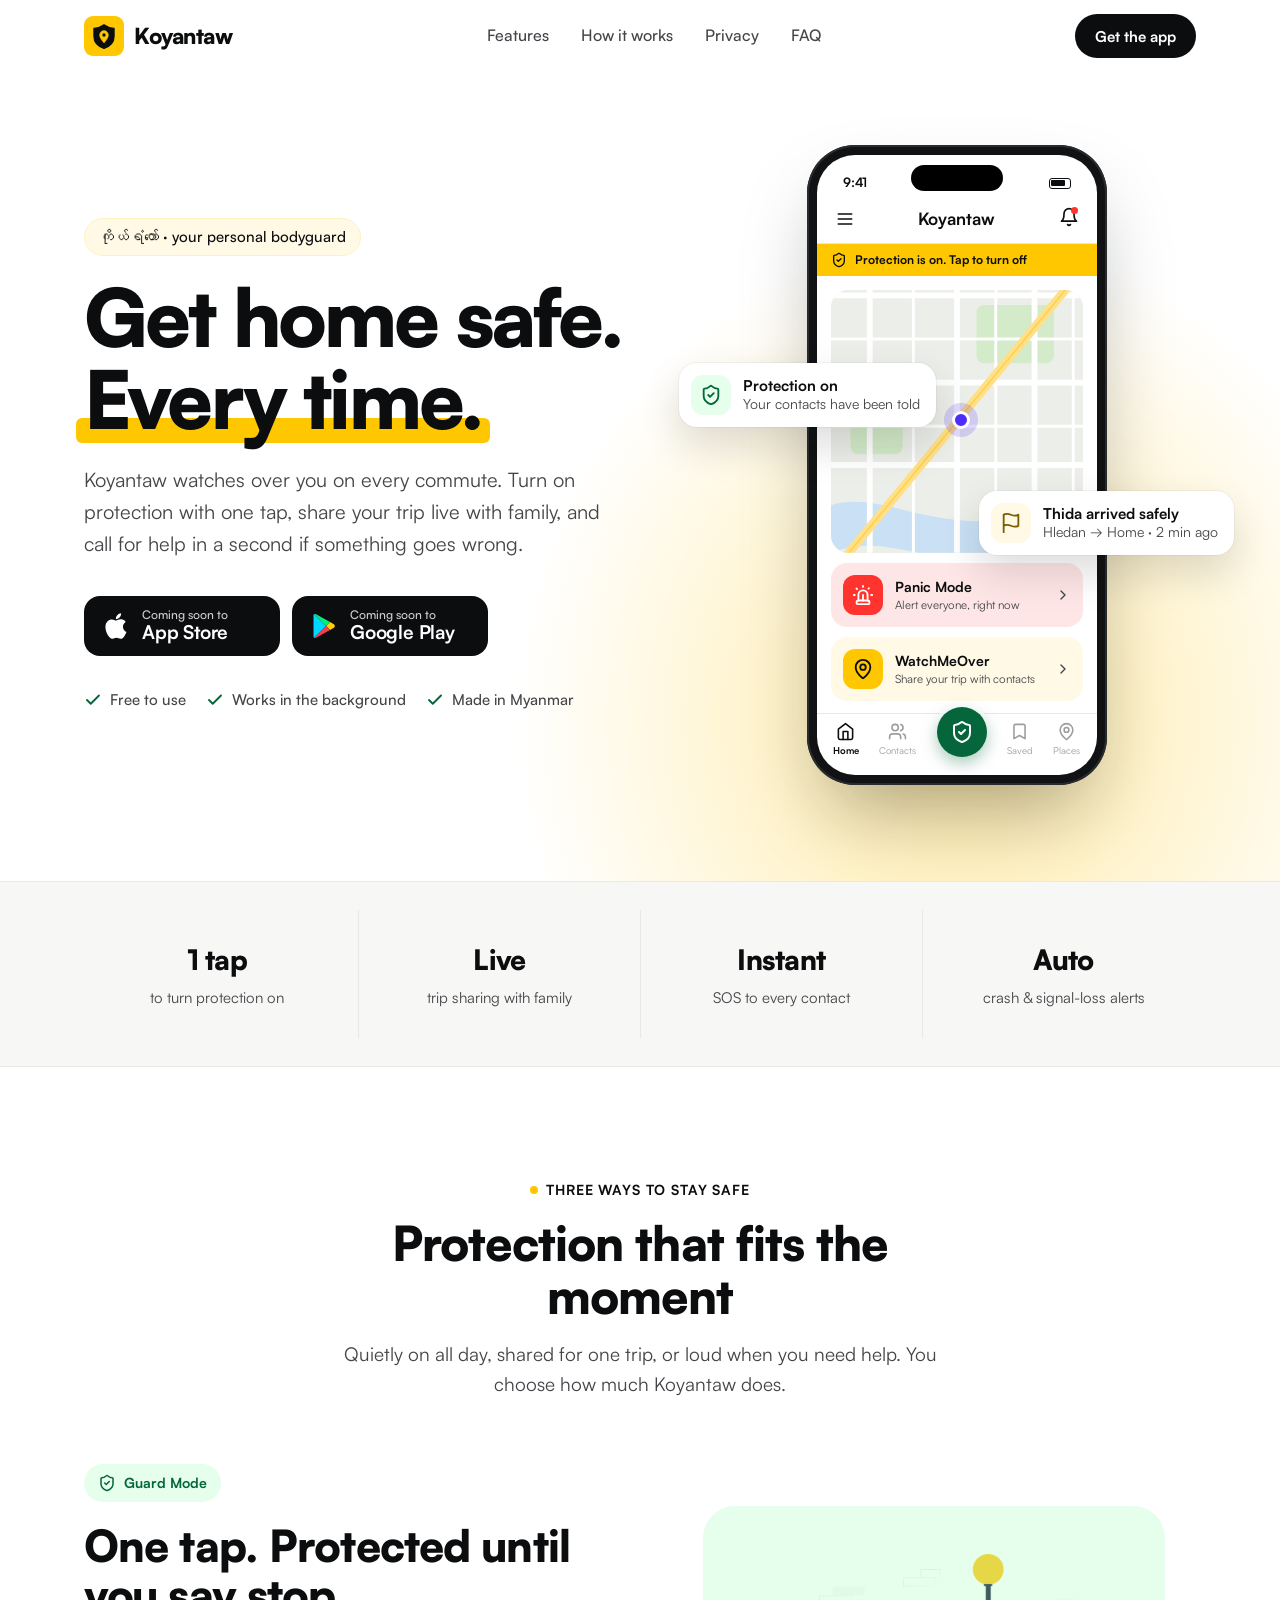
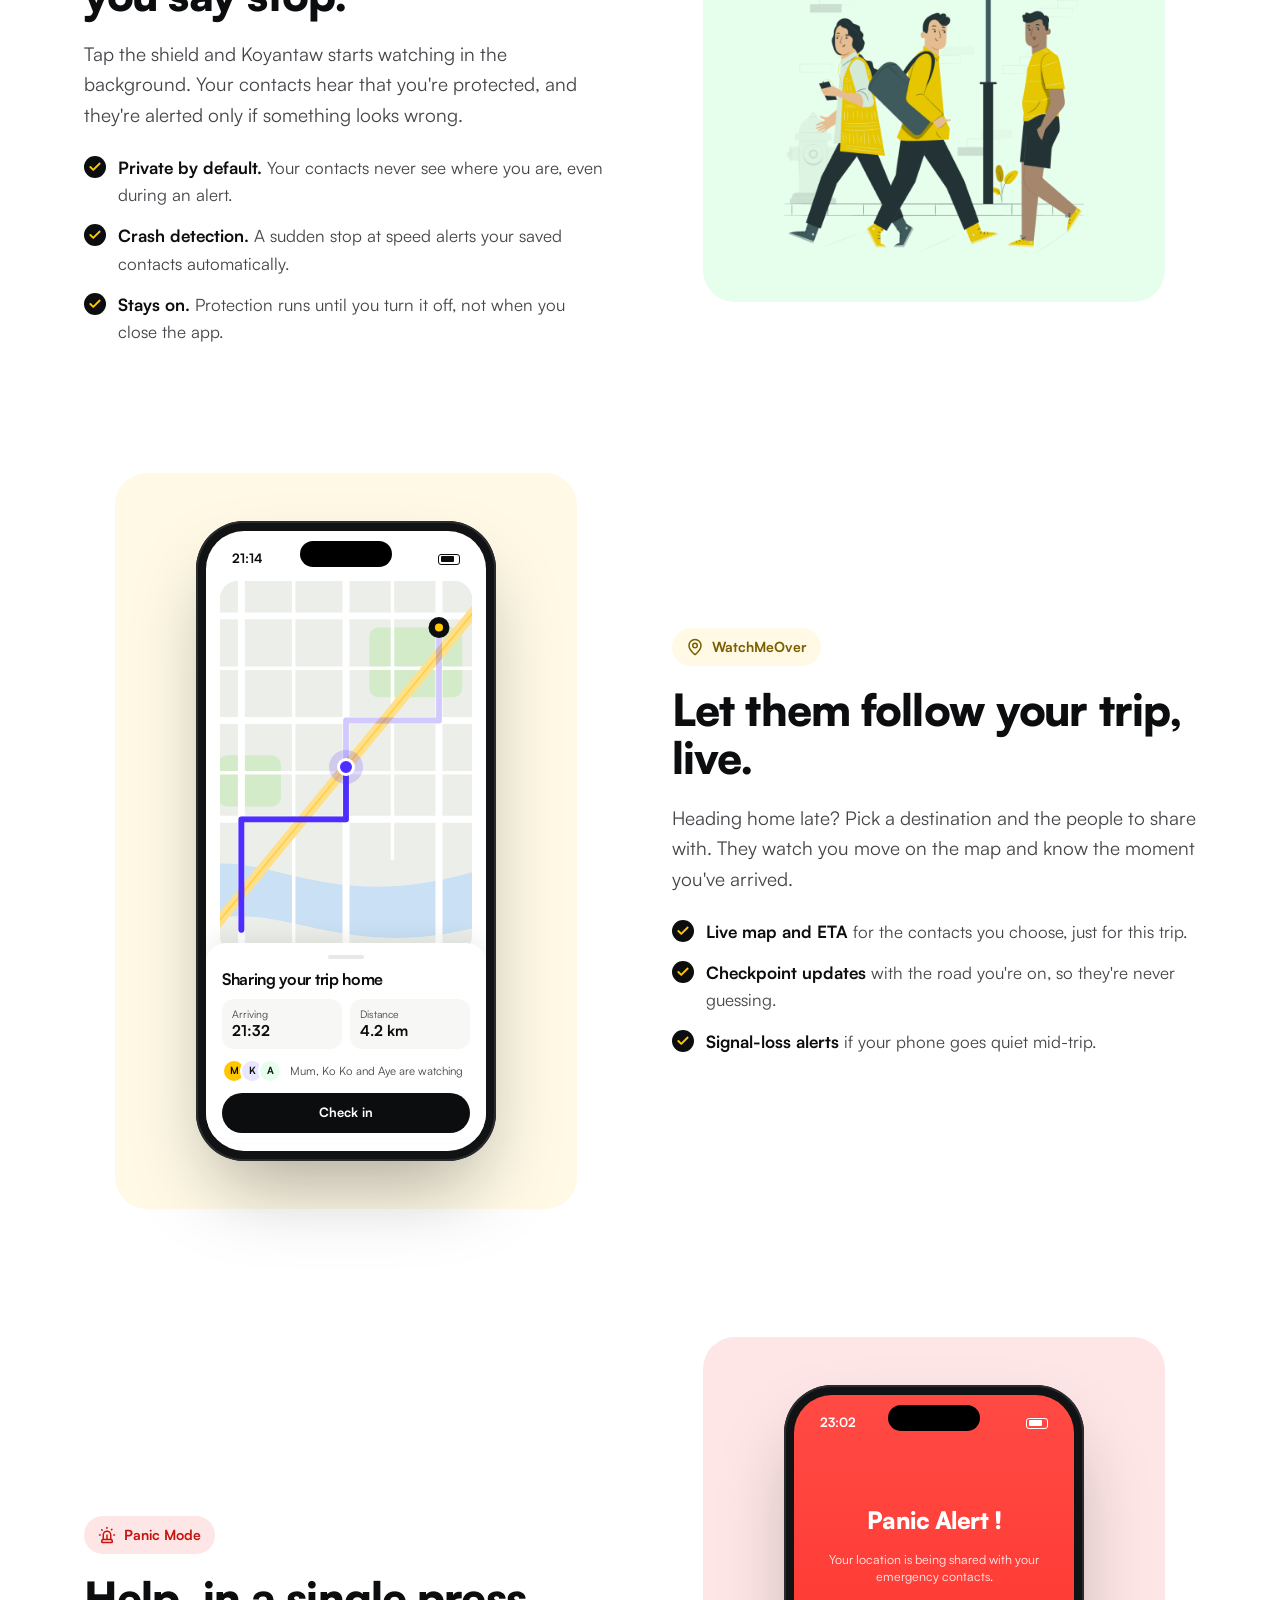
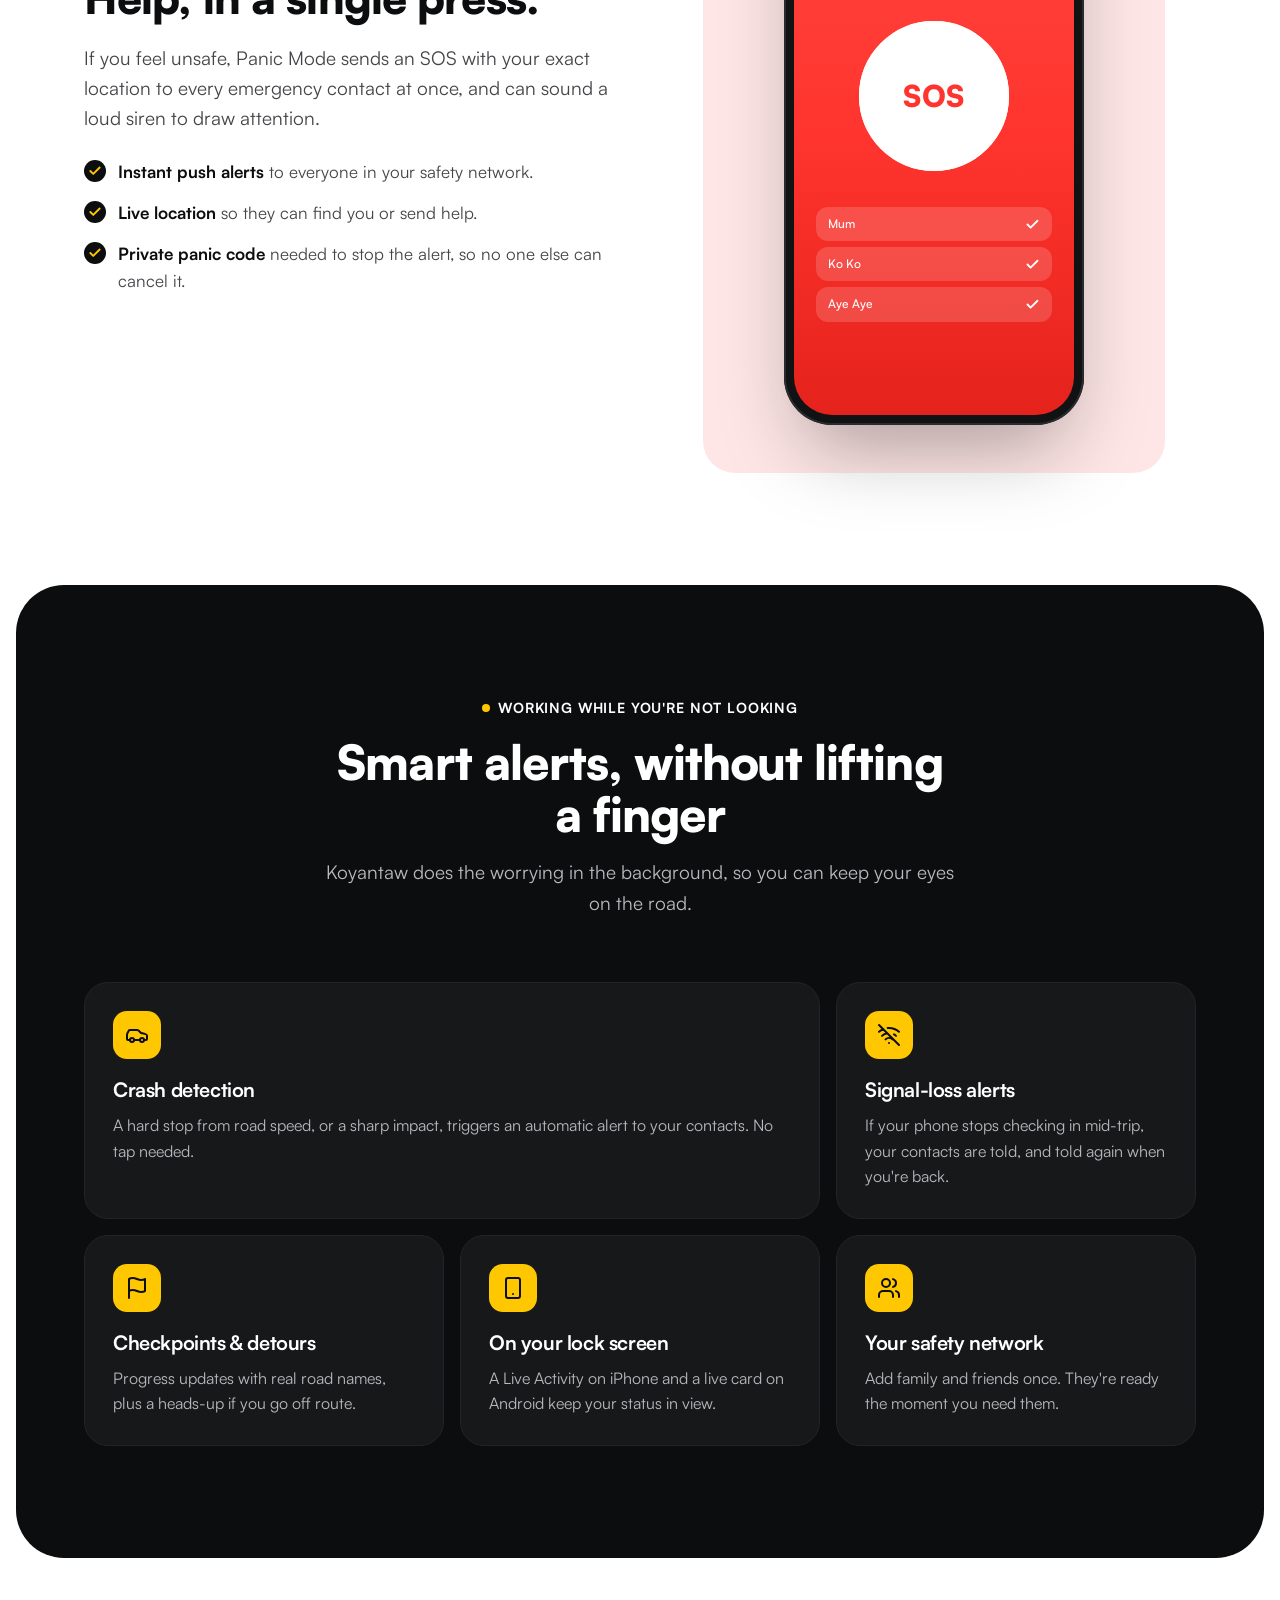
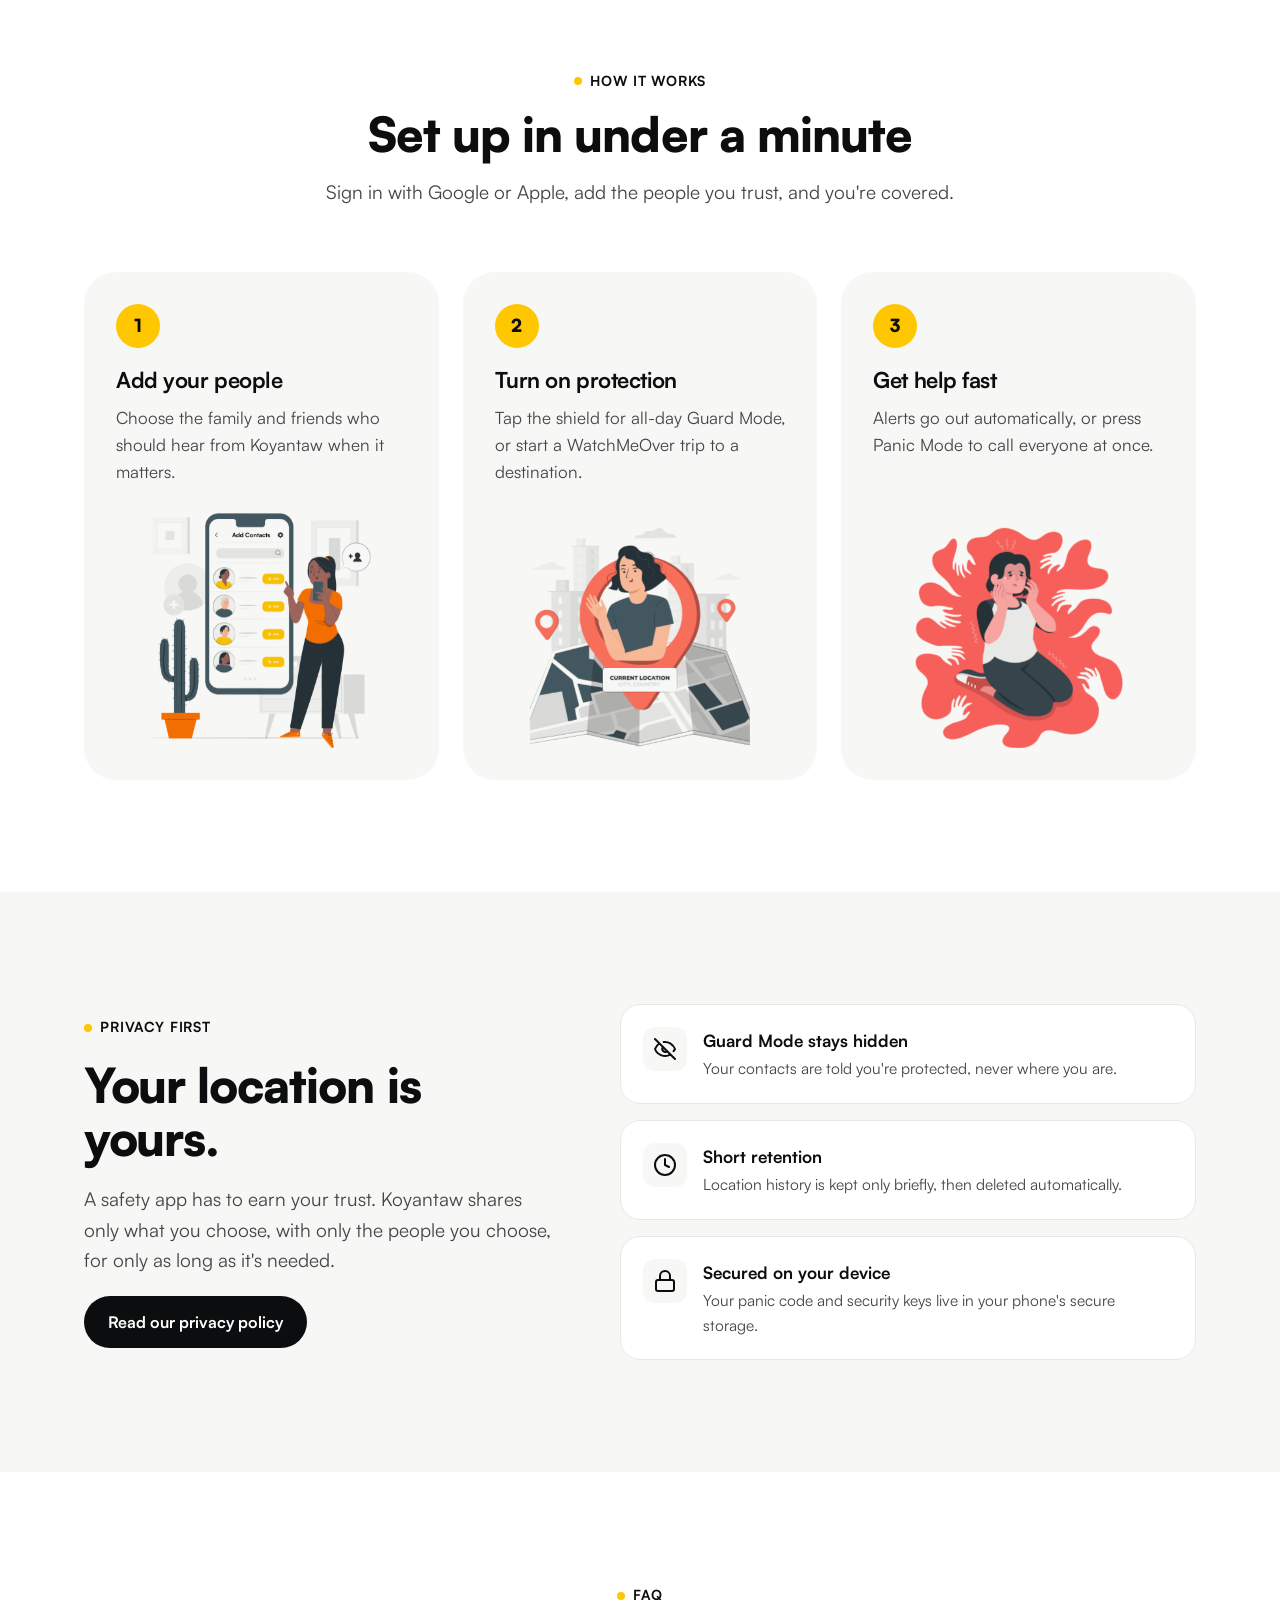
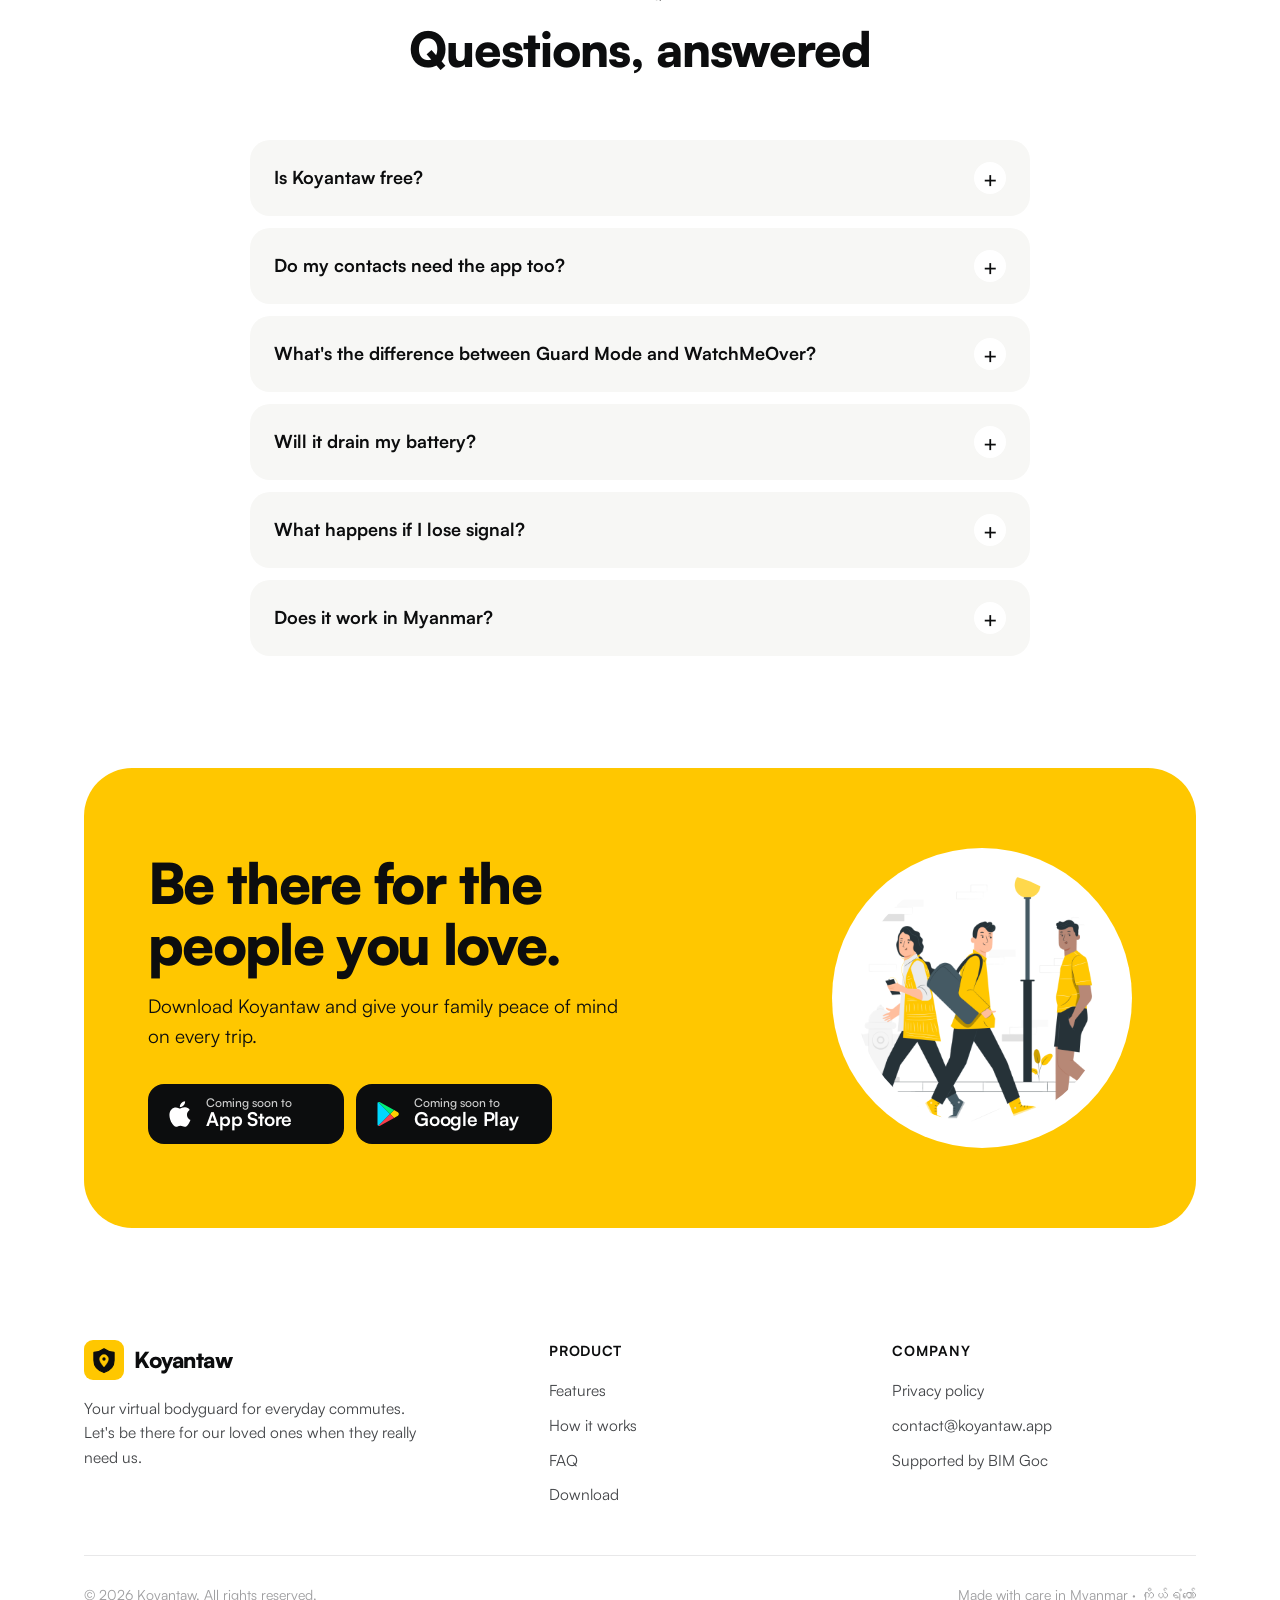
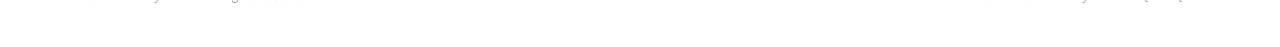
<file: index.html>
<!DOCTYPE html>
<html lang="en">
<head>
  <meta charset="UTF-8" />
  <meta name="viewport" content="width=device-width, initial-scale=1" />
  <title>Koyantaw ကိုယ်ရံတော် — Your bodyguard in your pocket</title>
  <meta name="description" content="Koyantaw is a personal safety app for Myanmar: one-touch Guard Mode, live trip sharing with WatchMeOver, and a Panic Mode that alerts your trusted contacts instantly." />
  <meta name="theme-color" content="#FFC700" />
  <link rel="icon" type="image/svg+xml" href="images/brand/logo.svg" />
  <link rel="icon" type="image/png" sizes="64x64" href="images/brand/favicon-64.png" />
  <link rel="apple-touch-icon" href="images/brand/apple-touch-icon.png" />
  <link rel="preload" href="fonts/Satoshi-Bold.otf" as="font" type="font/otf" crossorigin />
  <link rel="preload" href="fonts/Satoshi-Black.otf" as="font" type="font/otf" crossorigin />

  <meta property="og:type" content="website" />
  <meta property="og:title" content="Koyantaw — Your bodyguard in your pocket" />
  <meta property="og:description" content="One-touch protection, live trip sharing and instant panic alerts to the people who care about you." />
  <meta property="og:image" content="https://koyantaw.app/images/brand/logo-512.png" />
  <meta property="og:url" content="https://koyantaw.app/" />
  <link rel="canonical" href="https://koyantaw.app/" />
  <meta name="twitter:card" content="summary" />

  <link rel="stylesheet" href="styles.css?v=2" />
</head>
<body>

<!-- Icon sprite (Lucide-style strokes) -->
<svg width="0" height="0" style="position:absolute" aria-hidden="true">
  <symbol id="i-shield" viewBox="0 0 24 24"><path d="M20 13c0 5-3.5 7.5-7.66 8.95a1 1 0 0 1-.67-.01C7.5 20.5 4 18 4 13V6a1 1 0 0 1 1-1c2 0 4.5-1.2 6.24-2.72a1.17 1.17 0 0 1 1.52 0C14.51 3.81 17 5 19 5a1 1 0 0 1 1 1z"/></symbol>
  <symbol id="i-shield-check" viewBox="0 0 24 24"><path d="M20 13c0 5-3.5 7.5-7.66 8.95a1 1 0 0 1-.67-.01C7.5 20.5 4 18 4 13V6a1 1 0 0 1 1-1c2 0 4.5-1.2 6.24-2.72a1.17 1.17 0 0 1 1.52 0C14.51 3.81 17 5 19 5a1 1 0 0 1 1 1z"/><path d="m9 12 2 2 4-4"/></symbol>
  <symbol id="i-pin" viewBox="0 0 24 24"><path d="M20 10c0 5-5.5 10.2-7.4 11.8a1 1 0 0 1-1.2 0C9.5 20.2 4 15 4 10a8 8 0 0 1 16 0"/><circle cx="12" cy="10" r="3"/></symbol>
  <symbol id="i-siren" viewBox="0 0 24 24"><path d="M7 18v-6a5 5 0 1 1 10 0v6"/><path d="M5 21a1 1 0 0 0 1 1h12a1 1 0 0 0 1-1v-1a2 2 0 0 0-2-2H7a2 2 0 0 0-2 2z"/><path d="M21 12h1M2 12h1M12 2v1M18.5 4.5 18 5M4.9 4.9l.7.7M12 12v6"/></symbol>
  <symbol id="i-users" viewBox="0 0 24 24"><path d="M16 21v-2a4 4 0 0 0-4-4H6a4 4 0 0 0-4 4v2"/><circle cx="9" cy="7" r="4"/><path d="M22 21v-2a4 4 0 0 0-3-3.87M16 3.13a4 4 0 0 1 0 7.75"/></symbol>
  <symbol id="i-bell" viewBox="0 0 24 24"><path d="M6 8a6 6 0 0 1 12 0c0 7 3 9 3 9H3s3-2 3-9"/><path d="M10.3 21a1.94 1.94 0 0 0 3.4 0"/></symbol>
  <symbol id="i-wifi-off" viewBox="0 0 24 24"><path d="M12 20h.01M8.5 16.4a5 5 0 0 1 7 0M5 12.9a10 10 0 0 1 5.2-2.7M19 12.9a10 10 0 0 0-2-1.5M2 8.8a15 15 0 0 1 4.2-2.6M22 8.8a15 15 0 0 0-11.3-3.8M2 2l20 20"/></symbol>
  <symbol id="i-car" viewBox="0 0 24 24"><path d="M19 17h2c.6 0 1-.4 1-1v-3c0-.9-.7-1.7-1.5-1.9C18.7 10.6 16 10 16 10s-1.3-1.4-2.2-2.3c-.5-.4-1.1-.7-1.8-.7H5c-.6 0-1.1.4-1.4.9l-1.4 2.9A3.7 3.7 0 0 0 2 12v4c0 .6.4 1 1 1h2"/><circle cx="7" cy="17" r="2"/><path d="M9 17h6"/><circle cx="17" cy="17" r="2"/></symbol>
  <symbol id="i-flag" viewBox="0 0 24 24"><path d="M4 15s1-1 4-1 5 2 8 2 4-1 4-1V3s-1 1-4 1-5-2-8-2-4 1-4 1zM4 22v-7"/></symbol>
  <symbol id="i-phone" viewBox="0 0 24 24"><rect width="14" height="20" x="5" y="2" rx="2"/><path d="M12 18h.01"/></symbol>
  <symbol id="i-lock" viewBox="0 0 24 24"><rect width="18" height="11" x="3" y="11" rx="2"/><path d="M7 11V7a5 5 0 0 1 10 0v4"/></symbol>
  <symbol id="i-eye-off" viewBox="0 0 24 24"><path d="M10.7 5.1A10.7 10.7 0 0 1 22 12a10.8 10.8 0 0 1-1.4 2.2M14.1 14.2a3 3 0 0 1-4.2-4.2M17.5 17.5A10.7 10.7 0 0 1 2 12a10.8 10.8 0 0 1 4.4-5.5M2 2l20 20"/></symbol>
  <symbol id="i-clock" viewBox="0 0 24 24"><circle cx="12" cy="12" r="10"/><path d="M12 6v6l4 2"/></symbol>
  <symbol id="i-check" viewBox="0 0 24 24"><path d="M20 6 9 17l-5-5"/></symbol>
  <symbol id="i-chev" viewBox="0 0 24 24"><path d="m9 18 6-6-6-6"/></symbol>
  <symbol id="i-home" viewBox="0 0 24 24"><path d="m3 9 9-7 9 7v11a2 2 0 0 1-2 2H5a2 2 0 0 1-2-2z"/><path d="M9 22V12h6v10"/></symbol>
  <symbol id="i-bookmark" viewBox="0 0 24 24"><path d="m19 21-7-4-7 4V5a2 2 0 0 1 2-2h10a2 2 0 0 1 2 2z"/></symbol>
  <symbol id="i-menu" viewBox="0 0 24 24"><path d="M4 6h16M4 12h16M4 18h16"/></symbol>
  <symbol id="i-apple" viewBox="0 0 24 24"><path stroke="none" fill="currentColor" d="M16.37 1.43c0 1.14-.5 2.27-1.18 3.08-.74.9-1.99 1.57-2.99 1.57-.12 0-.23-.02-.3-.03-.01-.06-.04-.22-.04-.39 0-1.15.57-2.27 1.2-2.98.8-.94 2.15-1.64 3.25-1.68.03.13.06.28.06.43zm4.56 15.71c-.03.07-.46 1.58-1.52 3.12-.94 1.34-1.94 2.71-3.43 2.71-1.52 0-1.9-.88-3.63-.88-1.7 0-2.3.91-3.67.91-1.38 0-2.33-1.26-3.43-2.8C3.96 18.38 2.93 15.57 2.93 12.92c0-4.28 2.8-6.55 5.55-6.55 1.45 0 2.67.95 3.6.95.86 0 2.22-1.01 3.9-1.01.61 0 2.89.06 4.37 2.19-.13.09-2.38 1.37-2.38 4.19 0 3.26 2.85 4.42 2.96 4.45z"/></symbol>
  <symbol id="i-play" viewBox="0 0 24 24"><g stroke="none"><path fill="#00D7FE" d="M3.6 1.8 13.8 12 3.6 22.2c-.4-.2-.6-.6-.6-1.1V2.9c0-.5.2-.9.6-1.1z"/><path fill="#FFCE00" d="m17.2 8.6 3.3 1.9c1 .6 1 2.4 0 3l-3.3 1.9L13.8 12z"/><path fill="#00F076" d="M3.6 1.8c.3-.2.8-.2 1.2 0l12.4 6.8-3.4 3.4z"/><path fill="#F83C4B" d="M13.8 12l3.4 3.4-12.4 6.8c-.4.2-.9.2-1.2 0z"/></g></symbol>

  <!-- Reusable map: muted city grid, a park, a river, a few avenues -->
  <symbol id="map" viewBox="0 0 260 320" preserveAspectRatio="xMidYMid slice">
    <rect width="260" height="320" fill="#eceee9"/>
    <path d="M-10 250 C 60 220, 110 300, 270 240 L 270 290 C 120 340, 70 260, -10 300 Z" fill="#c9e0f5"/>
    <rect x="150" y="40" width="80" height="60" rx="8" fill="#d3ebc9"/>
    <rect x="20" y="150" width="54" height="44" rx="8" fill="#d3ebc9"/>
    <g stroke="#ffffff" stroke-width="6" fill="none" stroke-linecap="round">
      <path d="M0 30 H260 M0 120 H260 M0 205 H260 M40 0 V320 M130 0 V320 M210 0 V320"/>
    </g>
    <g stroke="#ffffff" stroke-width="3" fill="none">
      <path d="M0 75 H260 M0 165 H260 M85 0 V320 M170 0 V240 M250 0 V320"/>
    </g>
    <path d="M-10 330 L 270 -10" stroke="#ffe08a" stroke-width="9" fill="none"/>
    <path d="M-10 330 L 270 -10" stroke="#ffd04a" stroke-width="1.5" fill="none"/>
  </symbol>
</svg>

<!-- ===== Nav ===== -->
<header class="nav" id="nav">
  <div class="wrap">
    <a class="brand" href="#top" aria-label="Koyantaw home">
      <img src="images/brand/logo.svg" alt="" width="40" height="40" />
      Koyantaw
    </a>
    <nav class="nav-links" aria-label="Sections">
      <a href="#features">Features</a>
      <a href="#how">How it works</a>
      <a href="#privacy">Privacy</a>
      <a href="#faq">FAQ</a>
    </nav>
    <a class="btn btn-dark" href="#download">Get the app</a>
  </div>
</header>

<main id="top">

  <!-- ===== Hero ===== -->
  <section class="hero">
    <div class="wrap">
      <div class="hero-copy">
        <span class="mm">ကိုယ်ရံတော် · your personal bodyguard</span>
        <h1>Get home safe.<br /><mark>Every&nbsp;time.</mark></h1>
        <p class="lede">
          Koyantaw watches over you on every commute. Turn on protection with one tap, share your trip
          live with family, and call for help in a second if something goes wrong.
        </p>
        <div class="stores">
          <a class="store" data-store="ios" href="#download">
            <svg class="i"><use href="#i-apple"/></svg>
            <span><small>Download on the</small><b>App Store</b></span>
          </a>
          <a class="store" data-store="android" href="#download">
            <svg class="i"><use href="#i-play"/></svg>
            <span><small>Get it on</small><b>Google Play</b></span>
          </a>
        </div>
        <div class="hero-meta">
          <span><svg class="i"><use href="#i-check"/></svg>Free to use</span>
          <span><svg class="i"><use href="#i-check"/></svg>Works in the background</span>
          <span><svg class="i"><use href="#i-check"/></svg>Made in Myanmar</span>
        </div>
      </div>

      <div class="hero-visual">
        <div class="toast t1">
          <div class="ic" style="background:var(--green-soft);color:var(--protected)"><svg class="i"><use href="#i-shield-check"/></svg></div>
          <div><b>Protection on</b>Your contacts have been told</div>
        </div>

        <!-- Phone: home screen with Guard Mode armed -->
        <div class="phone" role="img" aria-label="Koyantaw home screen with protection turned on">
          <div class="screen">
            <div class="sb"><span>9:41</span><i></i></div>
            <div class="appbar">
              <svg class="i"><use href="#i-menu"/></svg>
              <b>Koyantaw</b>
              <span class="dot-badge"><svg class="i"><use href="#i-bell"/></svg></span>
            </div>
            <div class="guard-bar"><svg class="i"><use href="#i-shield-check"/></svg>Protection is on. Tap to turn off</div>
            <div class="scr-body">
              <div class="map">
                <svg><use href="#map"/></svg>
                <span class="pin-me" style="left:48%;top:46%"></span>
              </div>
              <div class="card-row red">
                <span class="sq"><svg class="i"><use href="#i-siren"/></svg></span>
                <div><b>Panic Mode</b><small>Alert everyone, right now</small></div>
                <svg class="i chev"><use href="#i-chev"/></svg>
              </div>
              <div class="card-row yel">
                <span class="sq"><svg class="i"><use href="#i-pin"/></svg></span>
                <div><b>WatchMeOver</b><small>Share your trip with contacts</small></div>
                <svg class="i chev"><use href="#i-chev"/></svg>
              </div>
            </div>
            <div class="tabbar">
              <span class="on"><svg class="i"><use href="#i-home"/></svg>Home</span>
              <span><svg class="i"><use href="#i-users"/></svg>Contacts</span>
              <span class="fab"><svg class="i"><use href="#i-shield-check"/></svg></span>
              <span><svg class="i"><use href="#i-bookmark"/></svg>Saved</span>
              <span><svg class="i"><use href="#i-pin"/></svg>Places</span>
            </div>
          </div>
        </div>

        <div class="toast t2">
          <div class="ic" style="background:var(--yellow-soft);color:#7a5f00"><svg class="i"><use href="#i-flag"/></svg></div>
          <div><b>Thida arrived safely</b>Hledan → Home · 2 min ago</div>
        </div>
      </div>
    </div>
  </section>

  <!-- ===== Trust strip ===== -->
  <section class="strip" aria-label="At a glance">
    <div class="wrap">
      <div><b>1 tap</b><span>to turn protection on</span></div>
      <div><b>Live</b><span>trip sharing with family</span></div>
      <div><b>Instant</b><span>SOS to every contact</span></div>
      <div><b>Auto</b><span>crash &amp; signal-loss alerts</span></div>
    </div>
  </section>

  <!-- ===== Features ===== -->
  <section class="section" id="features">
    <div class="wrap">
      <div class="section-head reveal">
        <span class="eyebrow">Three ways to stay safe</span>
        <h2>Protection that fits the moment</h2>
        <p>Quietly on all day, shared for one trip, or loud when you need help. You choose how much Koyantaw does.</p>
      </div>

      <!-- Guard Mode -->
      <article class="feature reveal">
        <div class="feature-copy">
          <span class="tag green"><svg class="i"><use href="#i-shield-check"/></svg>Guard Mode</span>
          <h3>One tap. Protected until you say stop.</h3>
          <p>Tap the shield and Koyantaw starts watching in the background. Your contacts hear that you're protected, and they're alerted only if something looks wrong.</p>
          <ul class="checks">
            <li><svg class="i"><use href="#i-check"/></svg><span><b>Private by default.</b> Your contacts never see where you are, even during an alert.</span></li>
            <li><svg class="i"><use href="#i-check"/></svg><span><b>Crash detection.</b> A sudden stop at speed alerts your saved contacts automatically.</span></li>
            <li><svg class="i"><use href="#i-check"/></svg><span><b>Stays on.</b> Protection runs until you turn it off, not when you close the app.</span></li>
          </ul>
        </div>
        <div class="feature-visual bg-green">
          <img src="images/commute.png" alt="Illustration of people commuting safely" width="360" height="360" loading="lazy" style="width:min(300px,80%);mix-blend-mode:multiply" />
        </div>
      </article>

      <!-- WatchMeOver -->
      <article class="feature flip reveal">
        <div class="feature-copy">
          <span class="tag yel"><svg class="i"><use href="#i-pin"/></svg>WatchMeOver</span>
          <h3>Let them follow your trip, live.</h3>
          <p>Heading home late? Pick a destination and the people to share with. They watch you move on the map and know the moment you've arrived.</p>
          <ul class="checks">
            <li><svg class="i"><use href="#i-check"/></svg><span><b>Live map and ETA</b> for the contacts you choose, just for this trip.</span></li>
            <li><svg class="i"><use href="#i-check"/></svg><span><b>Checkpoint updates</b> with the road you're on, so they're never guessing.</span></li>
            <li><svg class="i"><use href="#i-check"/></svg><span><b>Signal-loss alerts</b> if your phone goes quiet mid-trip.</span></li>
          </ul>
        </div>
        <div class="feature-visual bg-yel">
          <!-- Phone: active trip -->
          <div class="phone" role="img" aria-label="WatchMeOver trip in progress, shared with three contacts">
            <div class="screen">
              <div class="sb"><span>21:14</span><i></i></div>
              <div class="scr-body" style="padding-top:4px">
                <div class="map">
                  <svg><use href="#map"/></svg>
                  <svg viewBox="0 0 260 320" preserveAspectRatio="xMidYMid slice" aria-hidden="true">
                    <path d="M40 300 V205 H130 V120 H210 V40" fill="none" stroke="#4e2eff" stroke-width="5" stroke-linecap="round" stroke-linejoin="round" opacity=".25"/>
                    <path d="M40 300 V205 H130 V160" fill="none" stroke="#4e2eff" stroke-width="5" stroke-linecap="round" stroke-linejoin="round"/>
                    <circle cx="210" cy="40" r="9" fill="#0c0d0e"/><circle cx="210" cy="40" r="3.5" fill="#ffc700"/>
                  </svg>
                  <span class="pin-me" style="left:calc(50% - 9px);top:calc(50% - 9px)"></span>
                </div>
                <div class="trip-sheet">
                  <div class="grab"></div>
                  <h4>Sharing your trip home</h4>
                  <div class="eta">
                    <div><small>Arriving</small><b>21:32</b></div>
                    <div><small>Distance</small><b>4.2 km</b></div>
                  </div>
                  <div class="viewers">
                    <span class="avatars">
                      <i style="background:var(--yellow)">M</i><i style="background:var(--blue-soft)">K</i><i style="background:var(--green-soft)">A</i>
                    </span>
                    Mum, Ko Ko and Aye are watching
                  </div>
                  <div class="mini-btn">Check in</div>
                </div>
              </div>
              <div style="height:14px"></div>
            </div>
          </div>
        </div>
      </article>

      <!-- Panic Mode -->
      <article class="feature reveal">
        <div class="feature-copy">
          <span class="tag red"><svg class="i"><use href="#i-siren"/></svg>Panic Mode</span>
          <h3>Help, in a single press.</h3>
          <p>If you feel unsafe, Panic Mode sends an SOS with your exact location to every emergency contact at once, and can sound a loud siren to draw attention.</p>
          <ul class="checks">
            <li><svg class="i"><use href="#i-check"/></svg><span><b>Instant push alerts</b> to everyone in your safety network.</span></li>
            <li><svg class="i"><use href="#i-check"/></svg><span><b>Live location</b> so they can find you or send help.</span></li>
            <li><svg class="i"><use href="#i-check"/></svg><span><b>Private panic code</b> needed to stop the alert, so no one else can cancel it.</span></li>
          </ul>
        </div>
        <div class="feature-visual bg-red">
          <!-- Phone: panic -->
          <div class="phone" role="img" aria-label="Panic alert sent to three contacts">
            <div class="screen panic">
              <div class="sb"><span>23:02</span><i></i></div>
              <div class="panic-body">
                <h4>Panic Alert !</h4>
                <p>Your location is being shared with your emergency contacts.</p>
                <div class="sos">SOS</div>
                <div class="sent-list">
                  <div>Mum <svg class="i"><use href="#i-check"/></svg></div>
                  <div>Ko Ko <svg class="i"><use href="#i-check"/></svg></div>
                  <div>Aye Aye <svg class="i"><use href="#i-check"/></svg></div>
                </div>
              </div>
            </div>
          </div>
        </div>
      </article>
    </div>
  </section>

  <!-- ===== Bento: always-on extras ===== -->
  <section class="section bento-section" aria-labelledby="extras-title">
    <div class="wrap">
      <div class="section-head reveal">
        <span class="eyebrow">Working while you're not looking</span>
        <h2 id="extras-title">Smart alerts, without lifting a finger</h2>
        <p>Koyantaw does the worrying in the background, so you can keep your eyes on the road.</p>
      </div>
      <div class="bento">
        <div class="tile wide reveal">
          <span class="ic"><svg class="i"><use href="#i-car"/></svg></span>
          <h4>Crash detection</h4>
          <p>A hard stop from road speed, or a sharp impact, triggers an automatic alert to your contacts. No tap needed.</p>
        </div>
        <div class="tile reveal">
          <span class="ic"><svg class="i"><use href="#i-wifi-off"/></svg></span>
          <h4>Signal-loss alerts</h4>
          <p>If your phone stops checking in mid-trip, your contacts are told, and told again when you're back.</p>
        </div>
        <div class="tile reveal">
          <span class="ic"><svg class="i"><use href="#i-flag"/></svg></span>
          <h4>Checkpoints &amp; detours</h4>
          <p>Progress updates with real road names, plus a heads-up if you go off route.</p>
        </div>
        <div class="tile reveal">
          <span class="ic"><svg class="i"><use href="#i-phone"/></svg></span>
          <h4>On your lock screen</h4>
          <p>A Live Activity on iPhone and a live card on Android keep your status in view.</p>
        </div>
        <div class="tile reveal">
          <span class="ic"><svg class="i"><use href="#i-users"/></svg></span>
          <h4>Your safety network</h4>
          <p>Add family and friends once. They're ready the moment you need them.</p>
        </div>
      </div>
    </div>
  </section>

  <!-- ===== How it works ===== -->
  <section class="section" id="how">
    <div class="wrap">
      <div class="section-head reveal">
        <span class="eyebrow">How it works</span>
        <h2>Set up in under a minute</h2>
        <p>Sign in with Google or Apple, add the people you trust, and you're covered.</p>
      </div>
      <div class="steps">
        <div class="step reveal">
          <h4>Add your people</h4>
          <p>Choose the family and friends who should hear from Koyantaw when it matters.</p>
          <img src="images/contacts.png" alt="" width="338" height="360" loading="lazy" />
        </div>
        <div class="step reveal">
          <h4>Turn on protection</h4>
          <p>Tap the shield for all-day Guard Mode, or start a WatchMeOver trip to a destination.</p>
          <img src="images/watchmeover.png" alt="" width="360" height="360" loading="lazy" />
        </div>
        <div class="step reveal">
          <h4>Get help fast</h4>
          <p>Alerts go out automatically, or press Panic Mode to call everyone at once.</p>
          <img src="images/panic.png" alt="" width="360" height="360" loading="lazy" />
        </div>
      </div>
    </div>
  </section>

  <!-- ===== Privacy ===== -->
  <section class="section" id="privacy" style="background:var(--surface)">
    <div class="wrap privacy">
      <div class="privacy-copy reveal">
        <span class="eyebrow">Privacy first</span>
        <h2>Your location is yours.</h2>
        <p>A safety app has to earn your trust. Koyantaw shares only what you choose, with only the people you choose, for only as long as it's needed.</p>
        <a class="btn btn-dark" href="/privacy-policy/">Read our privacy policy</a>
      </div>
      <div class="privacy-list">
        <div class="reveal">
          <span class="ic"><svg class="i"><use href="#i-eye-off"/></svg></span>
          <span><b>Guard Mode stays hidden</b><p>Your contacts are told you're protected, never where you are.</p></span>
        </div>
        <div class="reveal">
          <span class="ic"><svg class="i"><use href="#i-clock"/></svg></span>
          <span><b>Short retention</b><p>Location history is kept only briefly, then deleted automatically.</p></span>
        </div>
        <div class="reveal">
          <span class="ic"><svg class="i"><use href="#i-lock"/></svg></span>
          <span><b>Secured on your device</b><p>Your panic code and security keys live in your phone's secure storage.</p></span>
        </div>
      </div>
    </div>
  </section>

  <!-- ===== FAQ ===== -->
  <section class="section" id="faq">
    <div class="wrap">
      <div class="section-head reveal">
        <span class="eyebrow">FAQ</span>
        <h2>Questions, answered</h2>
      </div>
      <div class="faq reveal">
        <details>
          <summary>Is Koyantaw free?</summary>
          <p>Yes. All the safety features, Guard Mode, WatchMeOver and Panic Mode, are free to use.</p>
        </details>
        <details>
          <summary>Do my contacts need the app too?</summary>
          <p>To see your live trip and receive instant push alerts, your contacts should install Koyantaw and sign in. Adding them to your safety network takes a few seconds.</p>
        </details>
        <details>
          <summary>What's the difference between Guard Mode and WatchMeOver?</summary>
          <p>Guard Mode is all-day, one-tap protection: your location is never shown to anyone, and contacts are alerted only if something goes wrong. WatchMeOver is for a single trip: the contacts you pick can follow you live on a map until you arrive.</p>
        </details>
        <details>
          <summary>Will it drain my battery?</summary>
          <p>Koyantaw is built to run in the background on long commutes. It only sends location while protection or a trip is active, and stops the moment you turn it off.</p>
        </details>
        <details>
          <summary>What happens if I lose signal?</summary>
          <p>If your phone stops checking in during a trip, Koyantaw tells your contacts. When you're back online, they're told that too.</p>
        </details>
        <details>
          <summary>Does it work in Myanmar?</summary>
          <p>Koyantaw was designed in Myanmar for everyday commutes in Yangon, Mandalay and beyond, and works anywhere you have a mobile connection.</p>
        </details>
      </div>
    </div>
  </section>

  <!-- ===== CTA ===== -->
  <section class="wrap" id="download" style="padding-bottom:40px">
    <div class="cta reveal">
      <div>
        <h2>Be there for the people you love.</h2>
        <p>Download Koyantaw and give your family peace of mind on every trip.</p>
        <div class="stores">
          <a class="store" data-store="ios" href="#download">
            <svg class="i"><use href="#i-apple"/></svg>
            <span><small>Download on the</small><b>App Store</b></span>
          </a>
          <a class="store" data-store="android" href="#download">
            <svg class="i"><use href="#i-play"/></svg>
            <span><small>Get it on</small><b>Google Play</b></span>
          </a>
        </div>
      </div>
      <img src="images/commute.png" alt="" width="360" height="360" loading="lazy" />
    </div>
  </section>
</main>

<!-- ===== Footer ===== -->
<footer>
  <div class="wrap">
    <div class="foot">
      <div>
        <a class="brand" href="#top">
          <img src="images/brand/logo.svg" alt="" width="40" height="40" />
          Koyantaw
        </a>
        <p>Your virtual bodyguard for everyday commutes. Let's be there for our loved ones when they really need us.</p>
      </div>
      <div>
        <h5>Product</h5>
        <ul>
          <li><a href="#features">Features</a></li>
          <li><a href="#how">How it works</a></li>
          <li><a href="#faq">FAQ</a></li>
          <li><a href="#download">Download</a></li>
        </ul>
      </div>
      <div>
        <h5>Company</h5>
        <ul>
          <li><a href="/privacy-policy/">Privacy policy</a></li>
          <li><a href="mailto:contact@koyantaw.app">contact@koyantaw.app</a></li>
          <li><a href="https://www.bimgoc.com/" target="_blank" rel="noopener">Supported by BIM Goc</a></li>
        </ul>
      </div>
    </div>
    <div class="legal">
      <span>© <span id="year">2026</span> Koyantaw. All rights reserved.</span>
      <span>Made with care in Myanmar · ကိုယ်ရံတော်</span>
    </div>
  </div>
</footer>

<script>
  // Store links: fill these in once the listings are live. Empty → button reads "Coming soon".
  const STORE_LINKS = {
    ios: "",
    android: "",
  };

  document.querySelectorAll("[data-store]").forEach((a) => {
    const url = STORE_LINKS[a.dataset.store];
    if (url) {
      a.href = url;
      a.target = "_blank";
      a.rel = "noopener";
    } else {
      a.querySelector("small").textContent = "Coming soon to";
      a.removeAttribute("href");
      a.setAttribute("aria-disabled", "true");
      a.style.cursor = "default";
    }
  });

  document.getElementById("year").textContent = new Date().getFullYear();

  const nav = document.getElementById("nav");
  const onScroll = () => nav.classList.toggle("scrolled", window.scrollY > 8);
  onScroll();
  window.addEventListener("scroll", onScroll, { passive: true });

  if ("IntersectionObserver" in window) {
    const io = new IntersectionObserver((entries) => {
      entries.forEach((e) => {
        if (e.isIntersecting) { e.target.classList.add("in"); io.unobserve(e.target); }
      });
    }, { rootMargin: "0px 0px -10% 0px" });
    document.querySelectorAll(".reveal").forEach((el) => io.observe(el));
  } else {
    document.querySelectorAll(".reveal").forEach((el) => el.classList.add("in"));
  }
</script>
</body>
</html>
</file>
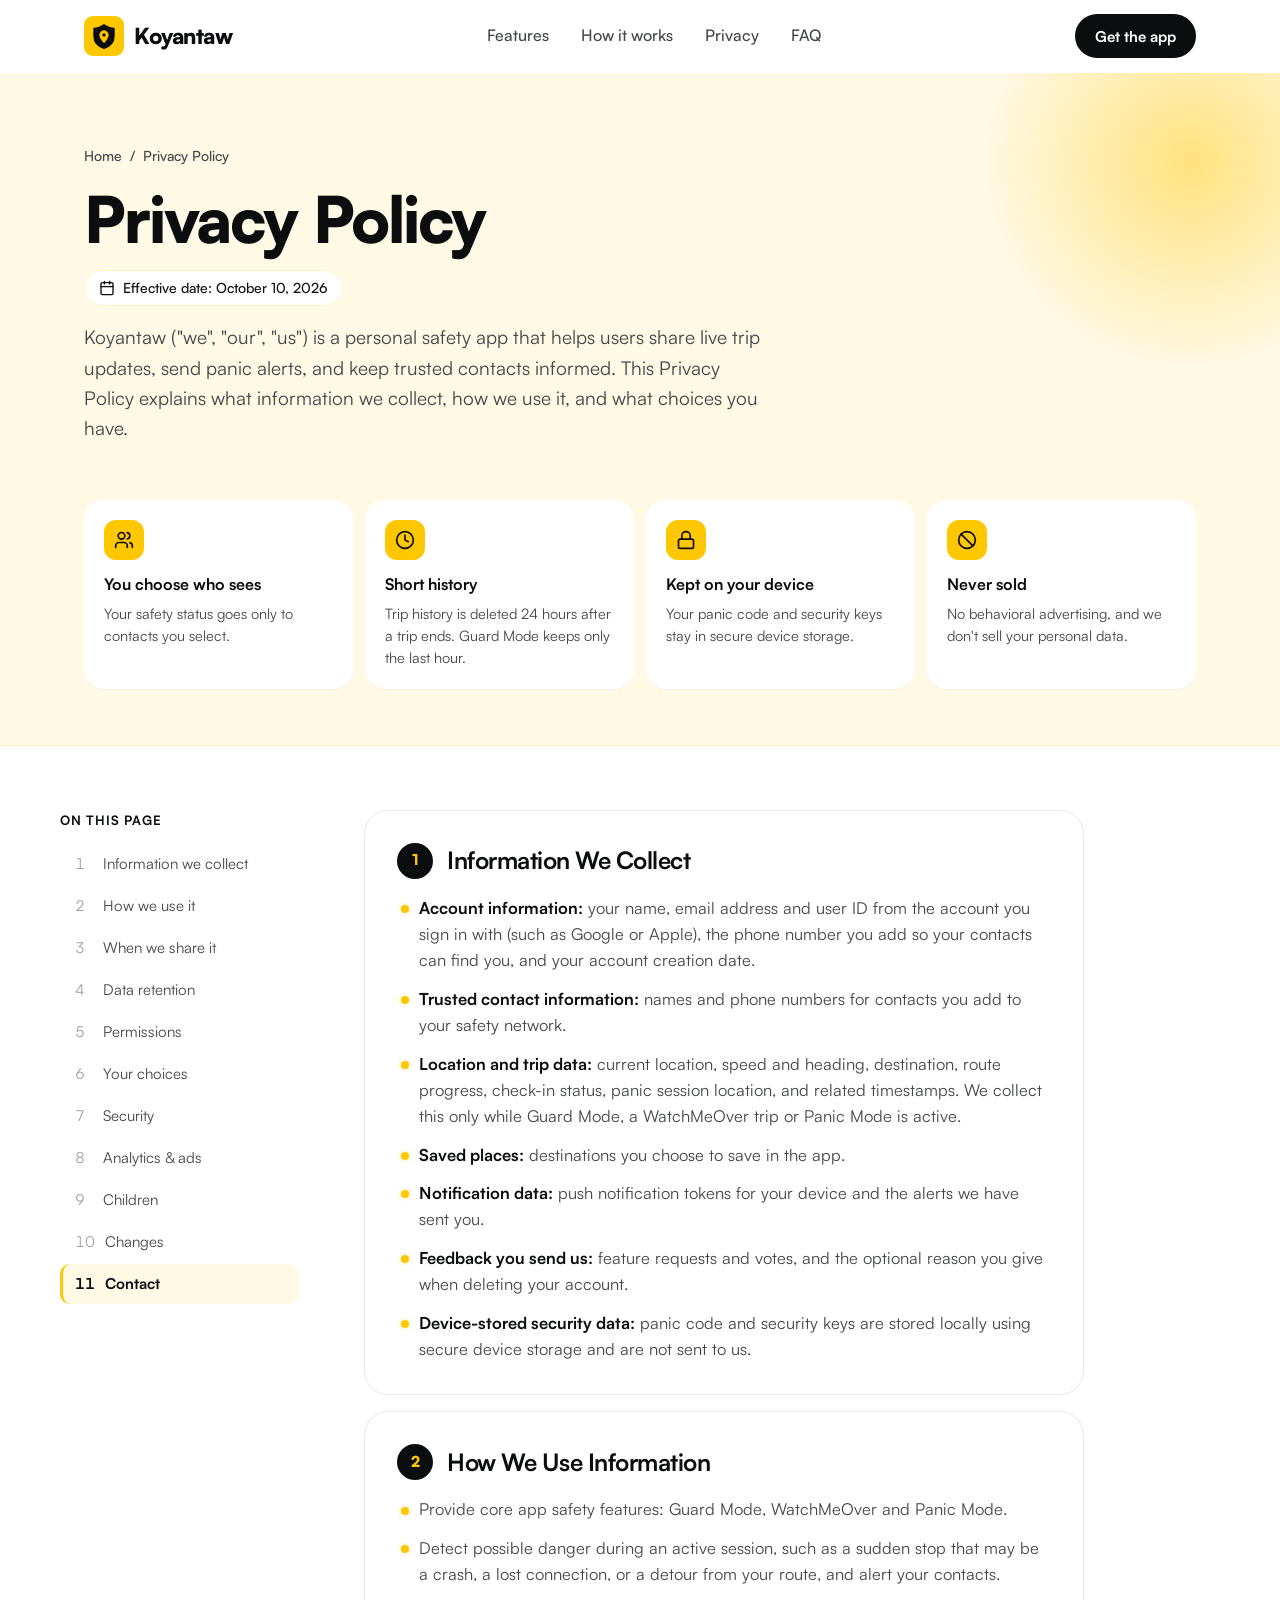
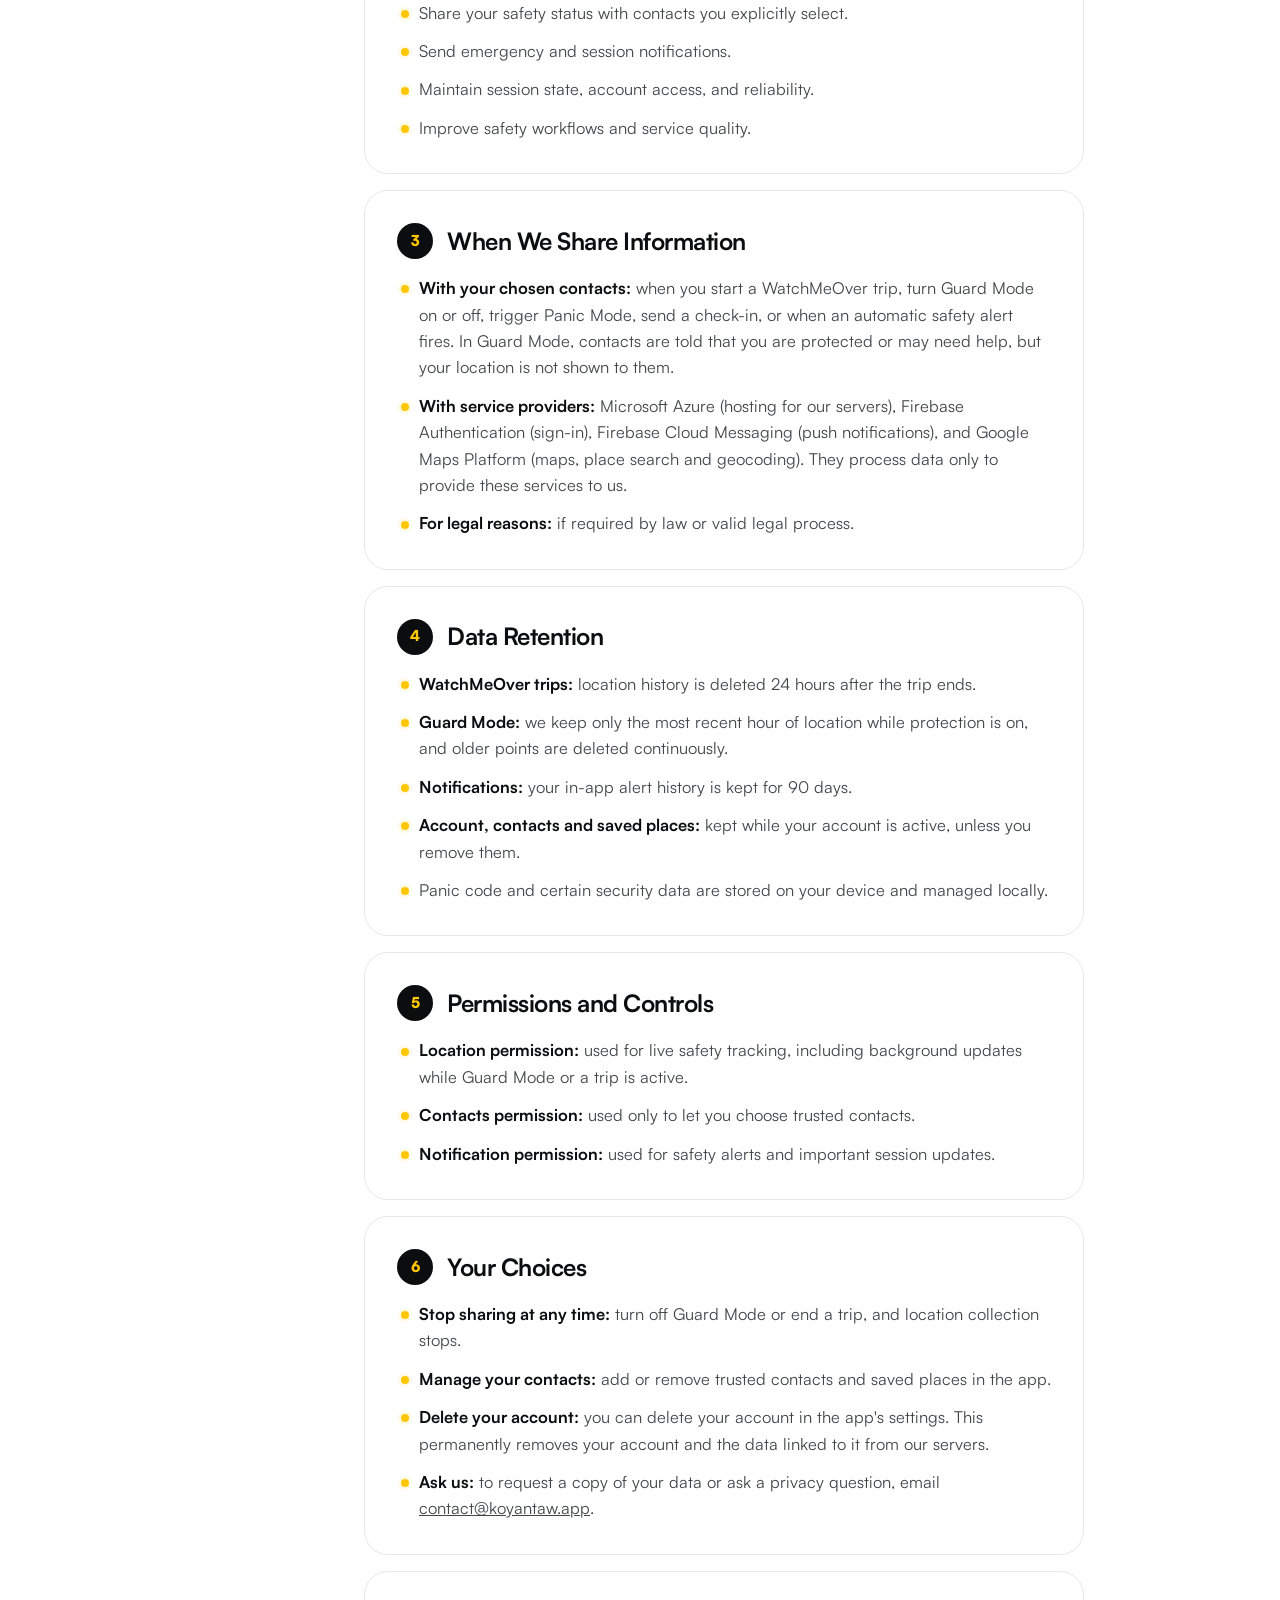
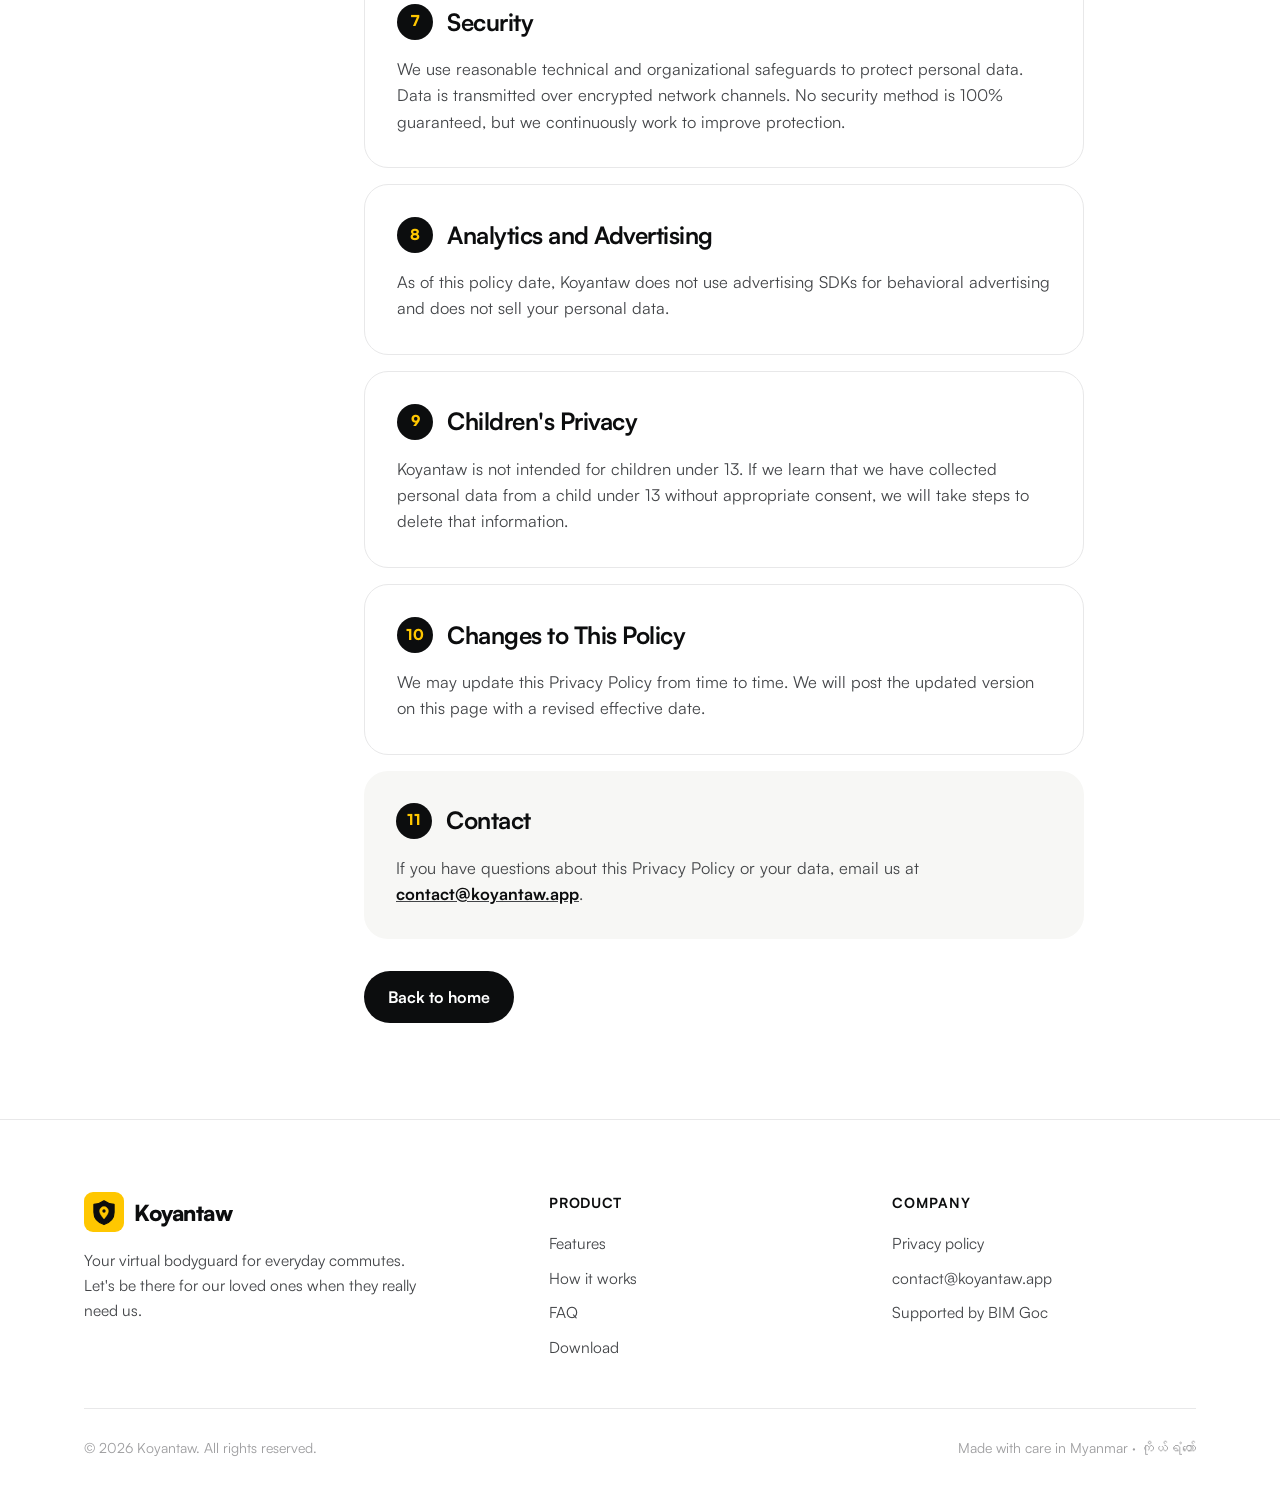
<file: privacy-policy/index.html>
<!DOCTYPE html>
<html lang="en">
<head>
  <meta charset="UTF-8" />
  <meta name="viewport" content="width=device-width, initial-scale=1" />
  <title>Privacy Policy · Koyantaw</title>
  <meta name="description" content="How Koyantaw collects, uses and protects your information, and the choices you have." />
  <meta name="theme-color" content="#FFC700" />
  <link rel="icon" type="image/svg+xml" href="/images/brand/logo.svg" />
  <link rel="icon" type="image/png" sizes="64x64" href="/images/brand/favicon-64.png" />
  <link rel="apple-touch-icon" href="/images/brand/apple-touch-icon.png" />
  <link rel="preload" href="/fonts/Satoshi-Bold.otf" as="font" type="font/otf" crossorigin />
  <link rel="canonical" href="https://koyantaw.app/privacy-policy/" />
  <link rel="stylesheet" href="/styles.css?v=2" />
</head>
<body>

<svg width="0" height="0" style="position:absolute" aria-hidden="true">
  <symbol id="i-users" viewBox="0 0 24 24"><path d="M16 21v-2a4 4 0 0 0-4-4H6a4 4 0 0 0-4 4v2"/><circle cx="9" cy="7" r="4"/><path d="M22 21v-2a4 4 0 0 0-3-3.87M16 3.13a4 4 0 0 1 0 7.75"/></symbol>
  <symbol id="i-clock" viewBox="0 0 24 24"><circle cx="12" cy="12" r="10"/><path d="M12 6v6l4 2"/></symbol>
  <symbol id="i-lock" viewBox="0 0 24 24"><rect width="18" height="11" x="3" y="11" rx="2"/><path d="M7 11V7a5 5 0 0 1 10 0v4"/></symbol>
  <symbol id="i-ban" viewBox="0 0 24 24"><circle cx="12" cy="12" r="10"/><path d="m4.9 4.9 14.2 14.2"/></symbol>
  <symbol id="i-calendar" viewBox="0 0 24 24"><rect width="18" height="18" x="3" y="4" rx="2"/><path d="M16 2v4M8 2v4M3 10h18"/></symbol>
</svg>

<!-- ===== Nav ===== -->
<header class="nav" id="nav">
  <div class="wrap">
    <a class="brand" href="/" aria-label="Koyantaw home">
      <img src="/images/brand/logo.svg" alt="" width="40" height="40" />
      Koyantaw
    </a>
    <nav class="nav-links" aria-label="Site">
      <a href="/#features">Features</a>
      <a href="/#how">How it works</a>
      <a href="/#privacy">Privacy</a>
      <a href="/#faq">FAQ</a>
    </nav>
    <a class="btn btn-dark" href="/#download">Get the app</a>
  </div>
</header>

<main>
  <!-- ===== Header ===== -->
  <section class="legal-hero">
    <div class="wrap">
      <div class="crumbs"><a href="/">Home</a> &nbsp;/&nbsp; Privacy Policy</div>
      <h1>Privacy Policy</h1>
      <span class="date-pill"><svg class="i"><use href="#i-calendar"/></svg>Effective date: October 10, 2026</span>
      <p class="lede">
        Koyantaw ("we", "our", "us") is a personal safety app that helps
        users share live trip updates, send panic alerts, and keep trusted
        contacts informed. This Privacy Policy explains what information we
        collect, how we use it, and what choices you have.
      </p>

      <div class="glance" aria-label="Privacy at a glance">
        <div>
          <span class="ic"><svg class="i"><use href="#i-users"/></svg></span>
          <b>You choose who sees</b>
          <span>Your safety status goes only to contacts you select.</span>
        </div>
        <div>
          <span class="ic"><svg class="i"><use href="#i-clock"/></svg></span>
          <b>Short history</b>
          <span>Trip history is deleted 24 hours after a trip ends. Guard Mode keeps only the last hour.</span>
        </div>
        <div>
          <span class="ic"><svg class="i"><use href="#i-lock"/></svg></span>
          <b>Kept on your device</b>
          <span>Your panic code and security keys stay in secure device storage.</span>
        </div>
        <div>
          <span class="ic"><svg class="i"><use href="#i-ban"/></svg></span>
          <b>Never sold</b>
          <span>No behavioral advertising, and we don't sell your personal data.</span>
        </div>
      </div>
    </div>
  </section>

  <!-- ===== Policy ===== -->
  <div class="wrap legal-layout">
    <nav class="toc" aria-label="On this page">
      <h5>On this page</h5>
      <a href="#collect"><span>1</span>Information we collect</a>
      <a href="#use"><span>2</span>How we use it</a>
      <a href="#share"><span>3</span>When we share it</a>
      <a href="#retention"><span>4</span>Data retention</a>
      <a href="#permissions"><span>5</span>Permissions</a>
      <a href="#choices"><span>6</span>Your choices</a>
      <a href="#security"><span>7</span>Security</a>
      <a href="#ads"><span>8</span>Analytics &amp; ads</a>
      <a href="#children"><span>9</span>Children</a>
      <a href="#changes"><span>10</span>Changes</a>
      <a href="#contact"><span>11</span>Contact</a>
    </nav>

    <article class="policy">
      <section id="collect">
        <h2><span class="n">1</span>Information We Collect</h2>
        <ul>
          <li><strong>Account information:</strong> your name, email address and user ID from the account you sign in with (such as Google or Apple), the phone number you add so your contacts can find you, and your account creation date.</li>
          <li><strong>Trusted contact information:</strong> names and phone numbers for contacts you add to your safety network.</li>
          <li><strong>Location and trip data:</strong> current location, speed and heading, destination, route progress, check-in status, panic session location, and related timestamps. We collect this only while Guard Mode, a WatchMeOver trip or Panic Mode is active.</li>
          <li><strong>Saved places:</strong> destinations you choose to save in the app.</li>
          <li><strong>Notification data:</strong> push notification tokens for your device and the alerts we have sent you.</li>
          <li><strong>Feedback you send us:</strong> feature requests and votes, and the optional reason you give when deleting your account.</li>
          <li><strong>Device-stored security data:</strong> panic code and security keys are stored locally using secure device storage and are not sent to us.</li>
        </ul>
      </section>

      <section id="use">
        <h2><span class="n">2</span>How We Use Information</h2>
        <ul>
          <li>Provide core app safety features: Guard Mode, WatchMeOver and Panic Mode.</li>
          <li>Detect possible danger during an active session, such as a sudden stop that may be a crash, a lost connection, or a detour from your route, and alert your contacts.</li>
          <li>Share your safety status with contacts you explicitly select.</li>
          <li>Send emergency and session notifications.</li>
          <li>Maintain session state, account access, and reliability.</li>
          <li>Improve safety workflows and service quality.</li>
        </ul>
      </section>

      <section id="share">
        <h2><span class="n">3</span>When We Share Information</h2>
        <ul>
          <li><strong>With your chosen contacts:</strong> when you start a WatchMeOver trip, turn Guard Mode on or off, trigger Panic Mode, send a check-in, or when an automatic safety alert fires. In Guard Mode, contacts are told that you are protected or may need help, but your location is not shown to them.</li>
          <li><strong>With service providers:</strong> Microsoft Azure (hosting for our servers), Firebase Authentication (sign-in), Firebase Cloud Messaging (push notifications), and Google Maps Platform (maps, place search and geocoding). They process data only to provide these services to us.</li>
          <li><strong>For legal reasons:</strong> if required by law or valid legal process.</li>
        </ul>
      </section>

      <section id="retention">
        <h2><span class="n">4</span>Data Retention</h2>
        <ul>
          <li><strong>WatchMeOver trips:</strong> location history is deleted 24 hours after the trip ends.</li>
          <li><strong>Guard Mode:</strong> we keep only the most recent hour of location while protection is on, and older points are deleted continuously.</li>
          <li><strong>Notifications:</strong> your in-app alert history is kept for 90 days.</li>
          <li><strong>Account, contacts and saved places:</strong> kept while your account is active, unless you remove them.</li>
          <li>Panic code and certain security data are stored on your device and managed locally.</li>
        </ul>
      </section>

      <section id="permissions">
        <h2><span class="n">5</span>Permissions and Controls</h2>
        <ul>
          <li><strong>Location permission:</strong> used for live safety tracking, including background updates while Guard Mode or a trip is active.</li>
          <li><strong>Contacts permission:</strong> used only to let you choose trusted contacts.</li>
          <li><strong>Notification permission:</strong> used for safety alerts and important session updates.</li>
        </ul>
      </section>

      <section id="choices">
        <h2><span class="n">6</span>Your Choices</h2>
        <ul>
          <li><strong>Stop sharing at any time:</strong> turn off Guard Mode or end a trip, and location collection stops.</li>
          <li><strong>Manage your contacts:</strong> add or remove trusted contacts and saved places in the app.</li>
          <li><strong>Delete your account:</strong> you can delete your account in the app's settings. This permanently removes your account and the data linked to it from our servers.</li>
          <li><strong>Ask us:</strong> to request a copy of your data or ask a privacy question, email <a href="mailto:contact@koyantaw.app">contact@koyantaw.app</a>.</li>
        </ul>
      </section>

      <section id="security">
        <h2><span class="n">7</span>Security</h2>
        <p>We use reasonable technical and organizational safeguards to protect personal data. Data is transmitted over encrypted network channels. No security method is 100% guaranteed, but we continuously work to improve protection.</p>
      </section>

      <section id="ads">
        <h2><span class="n">8</span>Analytics and Advertising</h2>
        <p>As of this policy date, Koyantaw does not use advertising SDKs for behavioral advertising and does not sell your personal data.</p>
      </section>

      <section id="children">
        <h2><span class="n">9</span>Children's Privacy</h2>
        <p>Koyantaw is not intended for children under 13. If we learn that we have collected personal data from a child under 13 without appropriate consent, we will take steps to delete that information.</p>
      </section>

      <section id="changes">
        <h2><span class="n">10</span>Changes to This Policy</h2>
        <p>We may update this Privacy Policy from time to time. We will post the updated version on this page with a revised effective date.</p>
      </section>

      <section id="contact" class="note">
        <h2><span class="n">11</span>Contact</h2>
        <p>If you have questions about this Privacy Policy or your data, email us at <a href="mailto:contact@koyantaw.app"><strong>contact@koyantaw.app</strong></a>.</p>
      </section>

      <a class="btn btn-dark back-home" href="/">Back to home</a>
    </article>
  </div>
</main>

<!-- ===== Footer ===== -->
<footer style="border-top:1px solid var(--line)">
  <div class="wrap">
    <div class="foot">
      <div>
        <a class="brand" href="/">
          <img src="/images/brand/logo.svg" alt="" width="40" height="40" />
          Koyantaw
        </a>
        <p>Your virtual bodyguard for everyday commutes. Let's be there for our loved ones when they really need us.</p>
      </div>
      <div>
        <h5>Product</h5>
        <ul>
          <li><a href="/#features">Features</a></li>
          <li><a href="/#how">How it works</a></li>
          <li><a href="/#faq">FAQ</a></li>
          <li><a href="/#download">Download</a></li>
        </ul>
      </div>
      <div>
        <h5>Company</h5>
        <ul>
          <li><a href="/privacy-policy/">Privacy policy</a></li>
          <li><a href="mailto:contact@koyantaw.app">contact@koyantaw.app</a></li>
          <li><a href="https://www.bimgoc.com/" target="_blank" rel="noopener">Supported by BIM Goc</a></li>
        </ul>
      </div>
    </div>
    <div class="legal">
      <span>© <span id="year">2026</span> Koyantaw. All rights reserved.</span>
      <span>Made with care in Myanmar · ကိုယ်ရံတော်</span>
    </div>
  </div>
</footer>

<script>
  document.getElementById("year").textContent = new Date().getFullYear();

  const nav = document.getElementById("nav");
  const onScroll = () => nav.classList.toggle("scrolled", window.scrollY > 8);
  onScroll();
  window.addEventListener("scroll", onScroll, { passive: true });

  // Highlight the table-of-contents entry for the section being read.
  const links = new Map([...document.querySelectorAll(".toc a")].map((a) => [a.hash.slice(1), a]));
  if ("IntersectionObserver" in window) {
    const io = new IntersectionObserver((entries) => {
      entries.forEach((e) => {
        if (!e.isIntersecting) return;
        links.forEach((a) => a.classList.remove("active"));
        const a = links.get(e.target.id);
        a.classList.add("active");
        // On narrow screens the TOC is a horizontal chip row; keep the active chip in view
        // without scrolling the page itself.
        const toc = a.parentElement;
        if (toc.scrollWidth > toc.clientWidth) toc.scrollLeft = a.offsetLeft - (toc.clientWidth - a.offsetWidth) / 2;
      });
    }, { rootMargin: "-30% 0px -60% 0px" });
    document.querySelectorAll(".policy section").forEach((s) => io.observe(s));
  }
</script>
</body>
</html>
</file>
<file: styles.css>
/* Koyantaw landing — colours and type mirror lib/constants/colors.dart and styles.dart */

@font-face { font-family: "Satoshi"; src: url("fonts/Satoshi-Regular.otf") format("opentype"); font-weight: 400; font-display: swap; }
@font-face { font-family: "Satoshi"; src: url("fonts/Satoshi-Medium.otf") format("opentype"); font-weight: 500; font-display: swap; }
@font-face { font-family: "Satoshi"; src: url("fonts/Satoshi-Bold.otf") format("opentype"); font-weight: 700; font-display: swap; }
@font-face { font-family: "Satoshi"; src: url("fonts/Satoshi-Black.otf") format("opentype"); font-weight: 900; font-display: swap; }

:root {
  /* KColor */
  --yellow: #ffc700;
  --yellow-soft: #fff9e6;
  --yellow-tint: #fff2c2;
  --black: #0c0d0e;
  --paragraph: #434548;
  --disable: #9d9d9f;
  --border: #c8c9c9;
  --line: #e8e8e9;
  --white: #ffffff;
  --red: #ff342e;
  --red-soft: #ffe6e6;
  --blue: #4e2eff;
  --blue-soft: #e9e6ff;
  --green-soft: #e6feec;
  --protected: #05663c;

  --bg: #ffffff;
  --surface: #f7f7f5;
  --radius-lg: 32px;
  --radius: 20px;
  --max: 1160px;
  --font: "Satoshi", "Myanmar Sangam MN", "Noto Sans Myanmar", system-ui, -apple-system, "Segoe UI", sans-serif;
}

*, *::before, *::after { box-sizing: border-box; }
[id] { scroll-margin-top: 88px; }
html { scroll-behavior: smooth; -webkit-text-size-adjust: 100%; }
body {
  margin: 0;
  font-family: var(--font);
  font-size: 17px;
  line-height: 1.6;
  color: var(--paragraph);
  background: var(--bg);
  -webkit-font-smoothing: antialiased;
  overflow-x: hidden;
}
img { max-width: 100%; height: auto; display: block; }
a { color: inherit; }
h1, h2, h3, h4 { color: var(--black); line-height: 1.1; margin: 0; letter-spacing: -0.02em; }
p { margin: 0; }
svg.i { width: 24px; height: 24px; fill: none; stroke: currentColor; stroke-width: 2; stroke-linecap: round; stroke-linejoin: round; flex: none; }

.wrap { max-width: var(--max); margin: 0 auto; padding: 0 24px; }
.eyebrow {
  display: inline-flex; align-items: center; gap: 8px;
  font-size: 14px; font-weight: 700; letter-spacing: 0.06em; text-transform: uppercase;
  color: var(--black);
}
.eyebrow::before { content: ""; width: 8px; height: 8px; border-radius: 50%; background: var(--yellow); }
.section { padding: 112px 0; }
.section-head { max-width: 640px; margin: 0 auto 64px; text-align: center; display: grid; gap: 16px; justify-items: center; }
.section-head h2 { font-size: clamp(32px, 4.4vw, 48px); font-weight: 900; }
.section-head p { font-size: 19px; }

/* ---------- Buttons ---------- */
.btn {
  display: inline-flex; align-items: center; justify-content: center; gap: 10px;
  height: 52px; padding: 0 24px; border-radius: 999px;
  font: 700 16px/1 var(--font); text-decoration: none; cursor: pointer; border: 0;
  transition: transform .15s ease, background .15s ease, box-shadow .15s ease;
}
.btn:hover { transform: translateY(-2px); }
.btn-dark { background: var(--black); color: var(--white); }
.btn-dark:hover { box-shadow: 0 10px 24px rgba(12, 13, 14, .22); }
.btn-yellow { background: var(--yellow); color: var(--black); }

.store {
  min-width: 196px;
  display: inline-flex; align-items: center; gap: 12px;
  height: 60px; padding: 0 22px 0 18px; border-radius: 16px;
  background: var(--black); color: var(--white); text-decoration: none;
  transition: transform .15s ease, box-shadow .15s ease;
}
.store:hover { transform: translateY(-2px); box-shadow: 0 12px 28px rgba(12, 13, 14, .25); }
.store svg { width: 28px; height: 28px; }
.store span { display: grid; line-height: 1.15; }
.store small { font-size: 12px; opacity: .8; font-weight: 500; }
.store b { font-size: 19px; font-weight: 700; letter-spacing: -0.01em; }
.stores { display: flex; flex-wrap: wrap; gap: 12px; }
.store.light { background: var(--white); color: var(--black); }

/* ---------- Nav ---------- */
.nav {
  position: sticky; top: 0; z-index: 50;
  background: rgba(255, 255, 255, .82);
  backdrop-filter: saturate(180%) blur(16px); -webkit-backdrop-filter: saturate(180%) blur(16px);
  border-bottom: 1px solid transparent;
  transition: border-color .2s ease;
}
.nav.scrolled { border-bottom-color: var(--line); }
.nav .wrap { display: flex; align-items: center; justify-content: space-between; height: 72px; gap: 24px; }
.brand { display: flex; align-items: center; gap: 10px; text-decoration: none; color: var(--black); font-weight: 900; font-size: 22px; letter-spacing: -0.02em; }
.brand img { width: 40px; height: 40px; }
.nav-links { display: flex; gap: 32px; }
.nav-links a { text-decoration: none; font-weight: 500; font-size: 16px; color: var(--paragraph); }
.nav-links a:hover { color: var(--black); }
.nav .btn { height: 44px; padding: 0 20px; font-size: 15px; }

/* ---------- Hero ---------- */
.hero { position: relative; padding: 72px 0 96px; overflow: hidden; }
.hero::before {
  content: ""; position: absolute; inset: auto -10% -40% 40%; height: 120%;
  background: radial-gradient(closest-side, rgba(255, 199, 0, .35), rgba(255, 199, 0, 0));
  pointer-events: none;
}
.hero .wrap { position: relative; display: grid; grid-template-columns: 1.1fr .9fr; gap: 48px; align-items: center; }
.hero h1 { font-size: clamp(44px, 6.6vw, 80px); font-weight: 900; letter-spacing: -0.035em; line-height: 1.02; }
.hero h1 mark { background: none; color: inherit; position: relative; white-space: nowrap; }
.hero h1 mark::after {
  content: ""; position: absolute; left: -2%; right: -2%; bottom: .06em; height: .32em;
  background: var(--yellow); z-index: -1; border-radius: 6px;
}
.hero h1 { position: relative; z-index: 0; }
.hero .lede { font-size: 20px; max-width: 520px; margin: 24px 0 36px; }
.hero .mm { display: inline-block; margin-bottom: 20px; padding: 6px 14px; border-radius: 999px; background: var(--yellow-soft); border: 1px solid var(--yellow-tint); color: var(--black); font-weight: 500; font-size: 15px; }
.hero-meta { display: flex; flex-wrap: wrap; gap: 20px; margin-top: 32px; font-size: 15px; font-weight: 500; }
.hero-meta span { display: inline-flex; align-items: center; gap: 8px; }
.hero-meta svg { width: 18px; height: 18px; color: var(--protected); stroke-width: 2.5; }
.hero-visual { position: relative; display: flex; justify-content: center; }

/* Floating toasts around the phone */
.toast {
  position: absolute; z-index: 3; display: flex; align-items: center; gap: 12px;
  padding: 12px 16px 12px 12px; border-radius: 18px; background: var(--white);
  box-shadow: 0 18px 40px rgba(12, 13, 14, .14), 0 0 0 1px rgba(12, 13, 14, .04);
  font-size: 14px; line-height: 1.3; color: var(--paragraph); white-space: nowrap;
  animation: float 6s ease-in-out infinite;
}
.toast b { display: block; color: var(--black); font-size: 15px; }
.toast .ic { width: 40px; height: 40px; border-radius: 12px; display: grid; place-items: center; }
.toast .ic svg { width: 22px; height: 22px; }
.toast.t1 { top: 34%; left: -8%; }
.toast.t2 { top: 54%; right: -8%; animation-delay: -3s; }
@keyframes float { 0%, 100% { transform: translateY(0); } 50% { transform: translateY(-10px); } }

/* ---------- Phone mockup ---------- */
.phone {
  position: relative; width: 300px; aspect-ratio: 9 / 19.2; flex: none;
  border-radius: 48px; padding: 10px; background: #111214;
  box-shadow: 0 40px 80px -20px rgba(12, 13, 14, .35), inset 0 0 0 2px #2a2b2e;
}
.phone::before { /* dynamic island */
  content: ""; position: absolute; top: 20px; left: 50%; transform: translateX(-50%);
  width: 92px; height: 26px; border-radius: 20px; background: #000; z-index: 5;
}
.screen {
  position: relative; height: 100%; border-radius: 38px; overflow: hidden;
  background: var(--white); color: var(--black); font-size: 12px; line-height: 1.35;
  display: flex; flex-direction: column;
}
.sb { display: flex; justify-content: space-between; align-items: center; padding: 16px 26px 6px; font-weight: 700; font-size: 13px; height: 46px; }
.sb i { display: inline-block; width: 22px; height: 11px; border: 1.5px solid currentColor; border-radius: 3px; position: relative; }
.sb i::after { content: ""; position: absolute; inset: 1.5px 5px 1.5px 1.5px; background: currentColor; border-radius: 1px; }
.appbar { display: flex; align-items: center; justify-content: space-between; padding: 6px 18px 12px; border-bottom: 1px solid var(--line); }
.appbar b { font-size: 17px; font-weight: 700; }
.appbar svg { width: 20px; height: 20px; }
.dot-badge { position: relative; }
.dot-badge::after { content: ""; position: absolute; top: 0; right: 1px; width: 7px; height: 7px; border-radius: 50%; background: var(--red); }
.scr-body { flex: 1; padding: 14px 14px 0; display: flex; flex-direction: column; gap: 10px; min-height: 0; }
.map { position: relative; border-radius: 18px; overflow: hidden; background: #eceee9; flex: 1; min-height: 0; }
.map svg { position: absolute; inset: 0; width: 100%; height: 100%; }
.pin-me { position: absolute; width: 18px; height: 18px; border-radius: 50%; background: var(--blue); border: 3px solid var(--white); box-shadow: 0 0 0 8px rgba(78, 46, 255, .18); }
.card-row { display: flex; align-items: center; gap: 12px; padding: 12px; border-radius: 16px; }
.card-row .sq { width: 40px; height: 40px; border-radius: 12px; display: grid; place-items: center; color: var(--white); flex: none; }
.card-row .sq svg { width: 22px; height: 22px; }
.card-row b { display: block; font-size: 14px; }
.card-row small { color: var(--paragraph); font-size: 11.5px; }
.card-row .chev { margin-left: auto; width: 16px; height: 16px; color: var(--paragraph); }
.card-row.red { background: var(--red-soft); } .card-row.red .sq { background: var(--red); }
.card-row.yel { background: var(--yellow-soft); } .card-row.yel .sq { background: var(--yellow); color: var(--black); }
.tabbar { display: flex; justify-content: space-around; align-items: flex-end; padding: 8px 6px 18px; border-top: 1px solid var(--line); margin-top: 12px; font-size: 9.5px; color: var(--disable); }
.tabbar span { display: grid; justify-items: center; gap: 3px; }
.tabbar svg { width: 19px; height: 19px; }
.tabbar .on { color: var(--black); font-weight: 700; }
.tabbar .fab { width: 50px; height: 50px; border-radius: 50%; display: grid; place-items: center; background: var(--protected); color: var(--white); margin-top: -26px; box-shadow: 0 6px 16px rgba(5, 102, 60, .35), 0 0 0 4px var(--white); }
.tabbar .fab svg { width: 24px; height: 24px; }
.guard-bar { display: flex; align-items: center; gap: 8px; background: var(--yellow); color: var(--black); padding: 8px 14px; font-weight: 700; font-size: 12px; }
.guard-bar svg { width: 16px; height: 16px; }

/* Trip screen bits */
.trip-sheet { background: var(--white); border-radius: 20px 20px 0 0; margin: -20px -14px 0; padding: 16px 16px 4px; position: relative; box-shadow: 0 -8px 20px rgba(12, 13, 14, .06); display: grid; gap: 10px; }
.trip-sheet .grab { width: 36px; height: 4px; border-radius: 4px; background: var(--line); margin: -4px auto 2px; }
.trip-sheet h4 { font-size: 16px; }
.eta { display: flex; gap: 8px; }
.eta div { flex: 1; background: var(--surface); border-radius: 12px; padding: 8px 10px; }
.eta small { display: block; color: var(--paragraph); font-size: 10.5px; }
.eta b { font-size: 15px; }
.viewers { display: flex; align-items: center; gap: 8px; font-size: 11.5px; color: var(--paragraph); }
.avatars { display: flex; }
.avatars i { width: 24px; height: 24px; border-radius: 50%; border: 2px solid var(--white); margin-left: -6px; display: grid; place-items: center; font-style: normal; font-weight: 700; font-size: 10px; color: var(--black); }
.avatars i:first-child { margin-left: 0; }
.mini-btn { height: 40px; border-radius: 999px; display: grid; place-items: center; font-weight: 700; font-size: 13px; background: var(--black); color: var(--white); }

/* Panic screen */
.screen.panic { background: linear-gradient(180deg, #ff4a44 0%, var(--red) 55%, #e5221c 100%); color: var(--white); }
.panic-body { flex: 1; display: flex; flex-direction: column; align-items: center; justify-content: center; text-align: center; gap: 18px; padding: 0 22px 28px; }
.panic-body h4 { color: var(--white); font-size: 24px; font-weight: 900; }
.panic-body p { font-size: 12.5px; opacity: .92; }
.sos { position: relative; width: 150px; height: 150px; border-radius: 50%; background: var(--white); color: var(--red); display: grid; place-items: center; font-weight: 900; font-size: 30px; letter-spacing: .02em; margin: 18px 0; }
.sos::before, .sos::after { content: ""; position: absolute; inset: 0; border-radius: 50%; border: 2px solid rgba(255, 255, 255, .7); animation: ripple 2.4s ease-out infinite; }
.sos::after { animation-delay: 1.2s; }
@keyframes ripple { from { transform: scale(1); opacity: 1; } to { transform: scale(1.6); opacity: 0; } }
.sent-list { width: 100%; display: grid; gap: 6px; }
.sent-list div { display: flex; align-items: center; justify-content: space-between; background: rgba(255, 255, 255, .16); border-radius: 12px; padding: 9px 12px; font-size: 12px; font-weight: 500; }
.sent-list svg { width: 15px; height: 15px; stroke-width: 3; }

/* ---------- Trust strip ---------- */
.strip { border-block: 1px solid var(--line); background: var(--surface); }
.strip .wrap { display: grid; grid-template-columns: repeat(4, 1fr); }
.strip div { padding: 28px 16px; text-align: center; }
.strip div + div { border-left: 1px solid var(--line); }
.strip b { display: block; font-size: 28px; font-weight: 900; color: var(--black); letter-spacing: -0.02em; }
.strip span { font-size: 15px; }

/* ---------- Feature rows ---------- */
.feature { display: grid; grid-template-columns: 1fr 1fr; gap: 64px; align-items: center; }
.feature + .feature { margin-top: 128px; }
.feature.flip .feature-visual { order: -1; }
.feature-copy { display: grid; gap: 20px; justify-items: start; }
.feature-copy h3 { font-size: clamp(30px, 3.8vw, 44px); font-weight: 900; }
.feature-copy > p { font-size: 19px; }
.tag { display: inline-flex; align-items: center; gap: 8px; padding: 8px 14px; border-radius: 999px; font-weight: 700; font-size: 14px; }
.tag svg { width: 18px; height: 18px; }
.tag.green { background: var(--green-soft); color: var(--protected); }
.tag.yel { background: var(--yellow-soft); color: #7a5f00; }
.tag.red { background: var(--red-soft); color: #c4140f; }
.checks { list-style: none; padding: 0; margin: 4px 0 0; display: grid; gap: 14px; }
.checks li { display: flex; gap: 12px; align-items: flex-start; color: var(--paragraph); }
.checks li svg { width: 22px; height: 22px; padding: 4px; border-radius: 50%; background: var(--black); color: var(--yellow); stroke-width: 3.2; margin-top: 2px; }
.checks b { color: var(--black); font-weight: 700; }
.feature-visual { position: relative; display: flex; justify-content: center; padding: 48px 0; }
.feature-visual::before { content: ""; position: absolute; inset: 0 6%; border-radius: var(--radius-lg); z-index: -1; }
.feature-visual.bg-green::before { background: var(--green-soft); }
.feature-visual.bg-yel::before { background: var(--yellow-soft); }
.feature-visual.bg-red::before { background: var(--red-soft); }

/* ---------- Bento grid ---------- */
.bento-section { background: var(--black); color: #b8babd; border-radius: 48px; margin: 0 16px; }
.bento-section .section-head h2 { color: var(--white); }
.bento-section .eyebrow { color: var(--white); }
.bento { display: grid; grid-template-columns: repeat(3, 1fr); gap: 16px; }
.tile { background: #17181a; border: 1px solid #232427; border-radius: 24px; padding: 28px; display: grid; gap: 12px; align-content: start; }
.tile .ic { width: 48px; height: 48px; border-radius: 14px; display: grid; place-items: center; background: var(--yellow); color: var(--black); margin-bottom: 8px; }
.tile h4 { color: var(--white); font-size: 20px; font-weight: 700; }
.tile p { font-size: 16px; }
.tile.wide { grid-column: span 2; }

/* ---------- Steps ---------- */
.steps { display: grid; grid-template-columns: repeat(3, 1fr); gap: 24px; counter-reset: step; }
.step { position: relative; background: var(--surface); border-radius: var(--radius-lg); padding: 32px; display: grid; gap: 12px; grid-template-rows: auto auto auto 1fr; overflow: hidden; }
.step::before { counter-increment: step; content: counter(step); width: 44px; height: 44px; border-radius: 50%; display: grid; place-items: center; background: var(--yellow); color: var(--black); font-weight: 900; font-size: 18px; margin-bottom: 8px; }
.step h4 { font-size: 22px; font-weight: 700; }
/* Illustrations are 360px rasters: cap them at a size that stays sharp, never crop. */
.step img { align-self: end; justify-self: center; width: 100%; max-width: 220px; height: auto; margin-top: 16px; mix-blend-mode: multiply; }

/* ---------- Privacy ---------- */
.privacy { display: grid; grid-template-columns: .9fr 1.1fr; gap: 64px; align-items: center; }
.privacy-copy { display: grid; gap: 20px; justify-items: start; }
.privacy-copy h2 { font-size: clamp(32px, 4.4vw, 48px); font-weight: 900; }
.privacy-copy > p { font-size: 19px; }
.privacy-list { display: grid; gap: 16px; }
.privacy-list div { display: flex; gap: 16px; padding: 22px; border-radius: var(--radius); border: 1px solid var(--line); background: var(--white); }
.privacy-list .ic { width: 44px; height: 44px; flex: none; border-radius: 12px; display: grid; place-items: center; background: var(--surface); color: var(--black); }
.privacy-list b { display: block; color: var(--black); font-size: 17px; margin-bottom: 2px; }
.privacy-list p { font-size: 15.5px; }

/* ---------- FAQ ---------- */
.faq { max-width: 780px; margin: 0 auto; display: grid; gap: 12px; }
.faq details { background: var(--surface); border-radius: var(--radius); padding: 0 24px; transition: background .2s ease; }
.faq details[open] { background: var(--yellow-soft); }
.faq summary { list-style: none; cursor: pointer; display: flex; justify-content: space-between; align-items: center; gap: 16px; padding: 22px 0; font-weight: 700; font-size: 18px; color: var(--black); }
.faq summary::-webkit-details-marker { display: none; }
.faq summary::after { content: "+"; flex: none; width: 32px; height: 32px; border-radius: 50%; background: var(--white); display: grid; place-items: center; font-size: 22px; font-weight: 500; transition: transform .2s ease; }
.faq details[open] summary::after { transform: rotate(45deg); }
.faq details p { padding: 0 0 22px; font-size: 16.5px; }

/* ---------- CTA ---------- */
.cta { position: relative; overflow: hidden; background: var(--yellow); border-radius: 48px; padding: 80px 64px; display: grid; grid-template-columns: 1.2fr .8fr; gap: 32px; align-items: center; }
.cta h2 { font-size: clamp(34px, 4.8vw, 56px); font-weight: 900; letter-spacing: -0.03em; }
.cta p { color: var(--black); font-size: 19px; margin: 16px 0 32px; max-width: 480px; }
.cta img { width: 100%; max-width: 300px; aspect-ratio: 1; object-fit: contain; justify-self: end; background: var(--white); border-radius: 50%; padding: 24px; }

/* ---------- Footer ---------- */
footer { padding: 72px 0 40px; }
.foot { display: grid; grid-template-columns: 1.4fr 1fr 1fr; gap: 40px; padding-bottom: 48px; border-bottom: 1px solid var(--line); }
.foot p { font-size: 15.5px; max-width: 340px; margin-top: 16px; }
.foot h5 { margin: 0 0 16px; font-size: 14px; color: var(--black); text-transform: uppercase; letter-spacing: .06em; }
.foot ul { list-style: none; padding: 0; margin: 0; display: grid; gap: 10px; font-size: 15.5px; }
.foot a { text-decoration: none; }
.foot a:hover { color: var(--black); text-decoration: underline; }
.legal { display: flex; justify-content: space-between; flex-wrap: wrap; gap: 12px; padding-top: 28px; font-size: 14px; color: var(--disable); }

/* ---------- Reveal on scroll ---------- */
.reveal { opacity: 0; transform: translateY(24px); transition: opacity .7s ease, transform .7s ease; }
.reveal.in { opacity: 1; transform: none; }
@media (prefers-reduced-motion: reduce) {
  html { scroll-behavior: auto; }
  .reveal { opacity: 1; transform: none; transition: none; }
  .toast, .sos::before, .sos::after { animation: none; }
}

/* ---------- Responsive ---------- */
@media (max-width: 980px) {
  .nav-links { display: none; }
  .hero { padding: 48px 0 72px; }
  .hero .wrap, .feature, .privacy, .cta { grid-template-columns: 1fr; }
  .hero-copy { text-align: center; display: grid; justify-items: center; }
  .hero .lede { margin-inline: auto; }
  .stores, .hero-meta { justify-content: center; }
  .hero-visual { margin-top: 24px; }
  .feature { gap: 32px; }
  .feature.flip .feature-visual { order: 0; }
  .feature + .feature { margin-top: 96px; }
  .bento { grid-template-columns: 1fr 1fr; }
  .steps { grid-template-columns: 1fr; max-width: 520px; margin: 0 auto; }
  .cta { padding: 56px 32px 0; text-align: center; justify-items: center; }
  .cta p { margin-inline: auto; }
  .cta .stores { justify-content: center; }
  .cta img { justify-self: center; max-width: 280px; margin-bottom: 48px; }
  .foot { grid-template-columns: 1fr 1fr; }
  .foot > div:first-child { grid-column: 1 / -1; }
}
@media (max-width: 640px) {
  body { font-size: 16px; }
  .wrap { padding: 0 16px; }
  .section { padding: 80px 0; }
  .section-head { margin-bottom: 40px; }
  .nav .btn { display: none; }
  .phone { width: 260px; border-radius: 42px; }
  .screen { border-radius: 33px; }
  .toast { font-size: 12.5px; padding: 10px 12px 10px 10px; }
  .toast b { font-size: 13.5px; }
  .toast .ic { width: 34px; height: 34px; }
  .toast.t1 { left: -2%; top: 20%; }
  .toast.t2 { right: -2%; top: 38%; }
  .strip .wrap { grid-template-columns: 1fr 1fr; }
  .strip div:nth-child(3) { border-left: 0; }
  .strip div:nth-child(n+3) { border-top: 1px solid var(--line); }
  .bento { grid-template-columns: 1fr; }
  .tile.wide { grid-column: auto; }
  .bento-section, .cta { border-radius: 32px; margin: 0 8px; }
  .cta { margin: 0; }
  .foot { grid-template-columns: 1fr; }
  .store { height: 56px; }
}

/* ---------- Legal pages (privacy policy) ---------- */
.legal-hero { position: relative; overflow: hidden; padding: 72px 0 56px; background: var(--yellow-soft); border-bottom: 1px solid var(--yellow-tint); }
.legal-hero::after { content: ""; position: absolute; right: -120px; top: -120px; width: 420px; height: 420px; border-radius: 50%; background: radial-gradient(closest-side, rgba(255, 199, 0, .45), rgba(255, 199, 0, 0)); pointer-events: none; }
.legal-hero .wrap { position: relative; z-index: 1; display: grid; gap: 16px; justify-items: start; }
.legal-hero h1 { font-size: clamp(40px, 6vw, 64px); font-weight: 900; letter-spacing: -0.03em; }
.legal-hero .lede { font-size: 19px; max-width: 680px; }
.crumbs { font-size: 14px; font-weight: 500; }
.crumbs a { text-decoration: none; color: var(--paragraph); }
.crumbs a:hover { color: var(--black); }
.date-pill { display: inline-flex; align-items: center; gap: 8px; padding: 6px 14px; border-radius: 999px; background: var(--white); border: 1px solid var(--yellow-tint); font-size: 14px; font-weight: 500; color: var(--black); }
.date-pill svg { width: 16px; height: 16px; }

.glance { display: grid; grid-template-columns: repeat(4, 1fr); gap: 12px; margin-top: 40px; width: 100%; }
.glance div { background: var(--white); border-radius: var(--radius); padding: 20px; display: grid; gap: 6px; align-content: start; box-shadow: 0 1px 0 rgba(12, 13, 14, .04); }
.glance .ic { width: 40px; height: 40px; border-radius: 12px; display: grid; place-items: center; background: var(--yellow); color: var(--black); margin-bottom: 6px; }
.glance .ic svg { width: 20px; height: 20px; }
.glance b { color: var(--black); font-size: 16px; }
.glance span { font-size: 14.5px; line-height: 1.5; }

.legal-layout { display: grid; grid-template-columns: 240px 1fr; gap: 64px; align-items: start; padding: 64px 0 96px; }
.toc { position: sticky; top: 96px; display: grid; gap: 2px; }
.toc h5 { margin: 0 0 12px; font-size: 13px; letter-spacing: .06em; text-transform: uppercase; color: var(--black); }
.toc a { display: flex; gap: 10px; padding: 8px 12px; border-radius: 10px; font-size: 15px; text-decoration: none; color: var(--paragraph); border-left: 3px solid transparent; }
.toc a span { color: var(--disable); font-variant-numeric: tabular-nums; min-width: 18px; }
.toc a:hover { background: var(--surface); color: var(--black); }
.toc a.active { background: var(--yellow-soft); color: var(--black); font-weight: 700; border-left-color: var(--yellow); }
.toc a.active span { color: var(--black); }

.policy { max-width: 720px; display: grid; gap: 16px; }
.policy section { padding: 32px; border: 1px solid var(--line); border-radius: 24px; background: var(--white); }
.policy h2 { display: flex; align-items: center; gap: 14px; font-size: 24px; font-weight: 700; margin-bottom: 16px; }
.policy h2 .n { flex: none; width: 36px; height: 36px; border-radius: 50%; display: grid; place-items: center; background: var(--black); color: var(--yellow); font-size: 15px; font-weight: 900; }
.policy p { font-size: 16.5px; }
.policy ul { list-style: none; padding: 0; margin: 0; display: grid; gap: 12px; }
.policy li { position: relative; padding-left: 22px; font-size: 16.5px; }
.policy li::before { content: ""; position: absolute; left: 4px; top: .62em; width: 8px; height: 8px; border-radius: 50%; background: var(--yellow); box-shadow: 0 0 0 3px var(--yellow-soft); }
.policy strong { color: var(--black); }
.policy .note { background: var(--surface); border: 0; }
.back-home { margin-top: 16px; justify-self: start; }

@media (max-width: 980px) {
  .glance { grid-template-columns: 1fr 1fr; }
  .legal-layout { grid-template-columns: 1fr; gap: 32px; padding-top: 40px; }
  .toc { position: static; display: flex; gap: 8px; overflow-x: auto; padding-bottom: 4px; margin: 0 -16px; padding-inline: 16px; scrollbar-width: none; }
  .toc::-webkit-scrollbar { display: none; }
  .toc h5 { display: none; }
  .toc a { flex: none; border-left: 0; border: 1px solid var(--line); border-radius: 999px; padding: 6px 14px; font-size: 14px; }
  .policy { max-width: none; }
}
@media (max-width: 640px) {
  .legal-hero { padding: 48px 0 40px; }
  .glance { grid-template-columns: 1fr; }
  .policy section { padding: 24px 20px; border-radius: 20px; }
  .policy h2 { font-size: 20px; }
}
</file>
